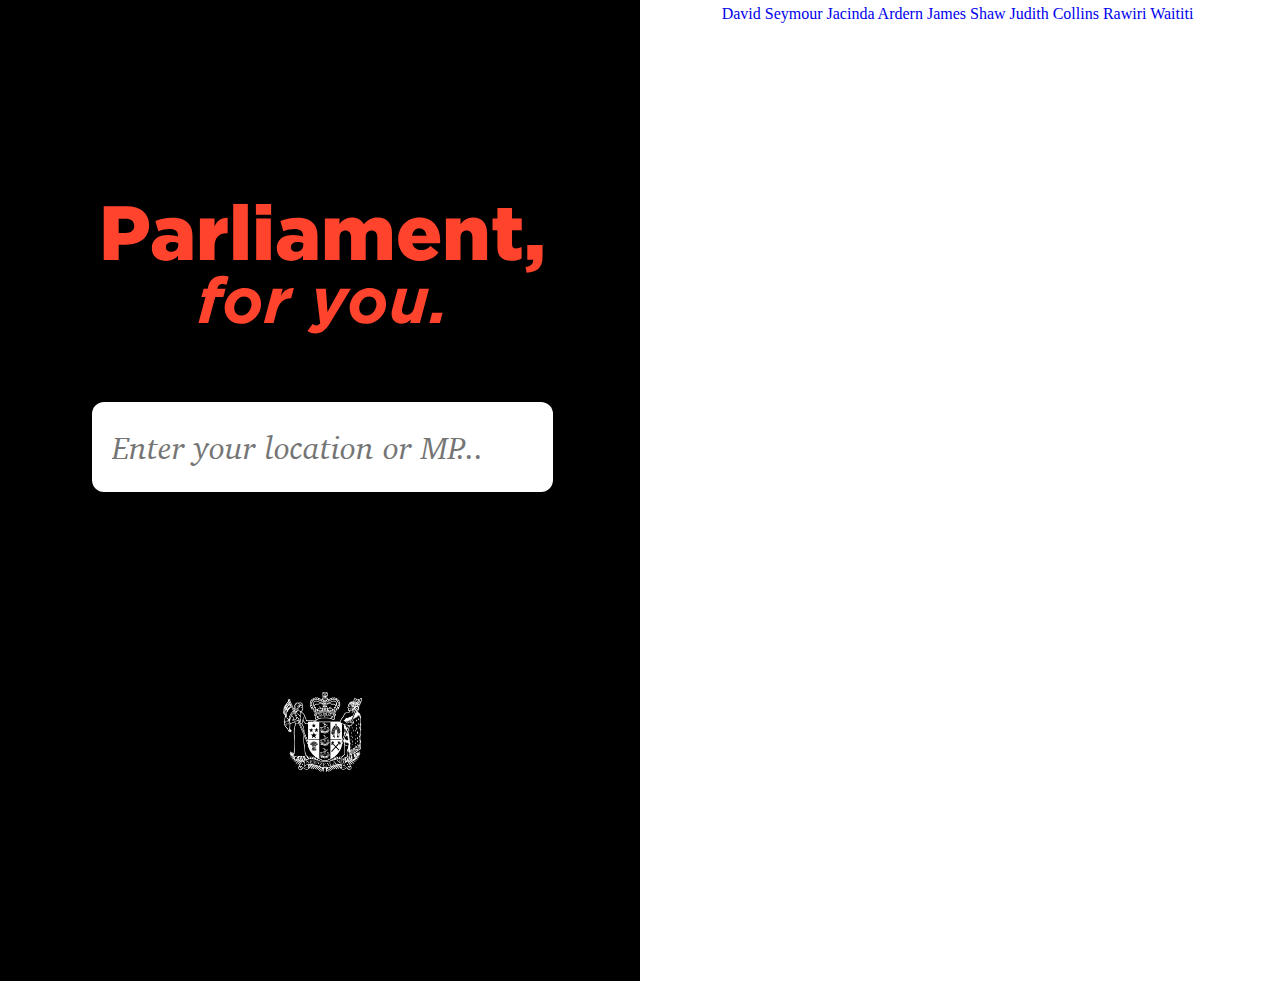
<file: index.html>
<!DOCTYPE html>
<html lang="en">
<head>
  <meta charset="UTF-8">
  <meta name="viewport" content="width=device-width, initial-scale=1.0">
  <meta http-equiv="X-UA-Compatible" content="ie=edge">
  <link rel="stylesheet" href="style.css">
  <link rel="icon" href="assets/logos/120-ICON.png" type="image/png">
  <title>One Twenty</title>
</head>
<body>
  <div class="container">
    <div class="column">
      <h3 class="header">Parliament,</h3>
      <h4 class="subheader">for you.</h4>
      <input class="SearchBar" type="text" placeholder="Enter your location or MP...">
      <img class="COA" src="assets/icons/coat-of-arms-white-small.png" type="image/png">
    </div>
    <div class="column">
      <a href="david-seymour-act.html">David Seymour</a>
      <a href="jacinda-ardern-lab.html">Jacinda Ardern</a>
      <a href="james-shaw-grn.html">James Shaw</a>
      <a href="judith-collins-nat.html">Judith Collins</a>
      <a href="rawiri-waititi-mao.html">Rawiri Waititi</a>
    </div>
  </div>
</body>
</html>
</file>
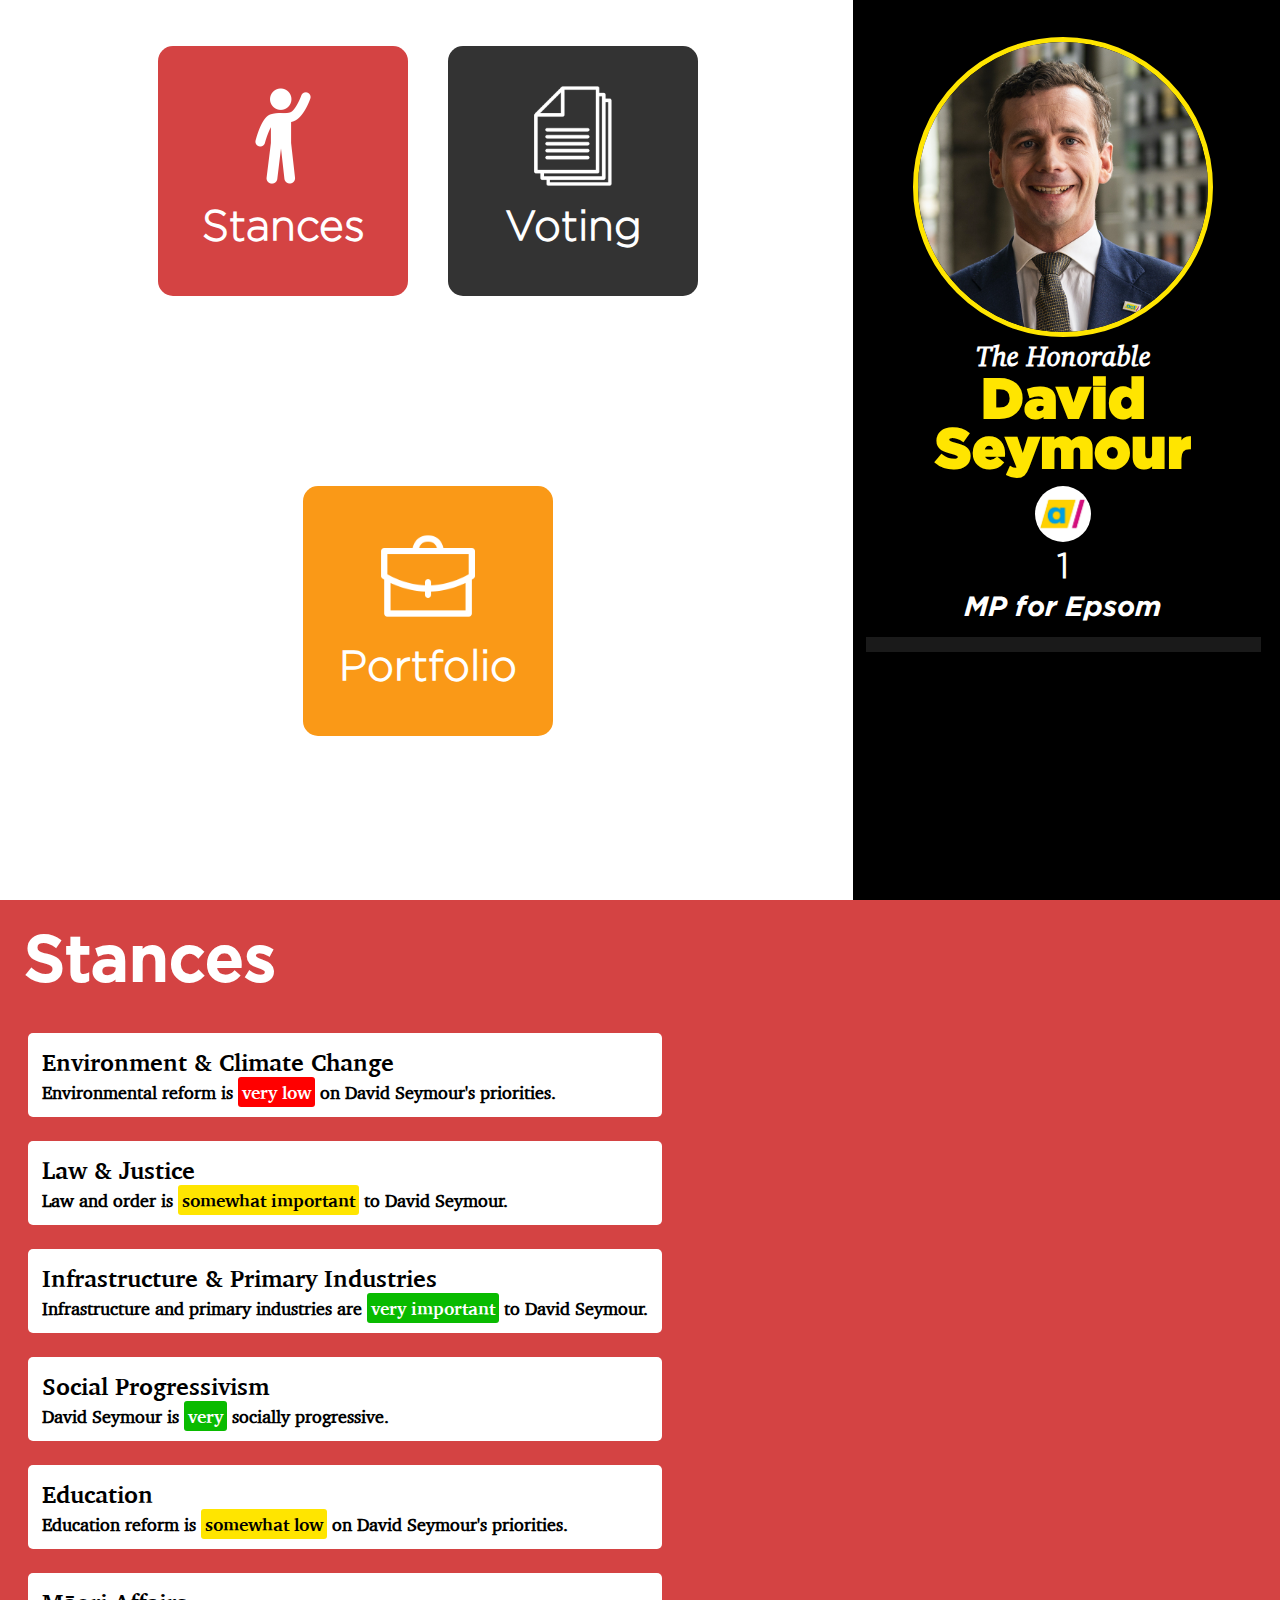
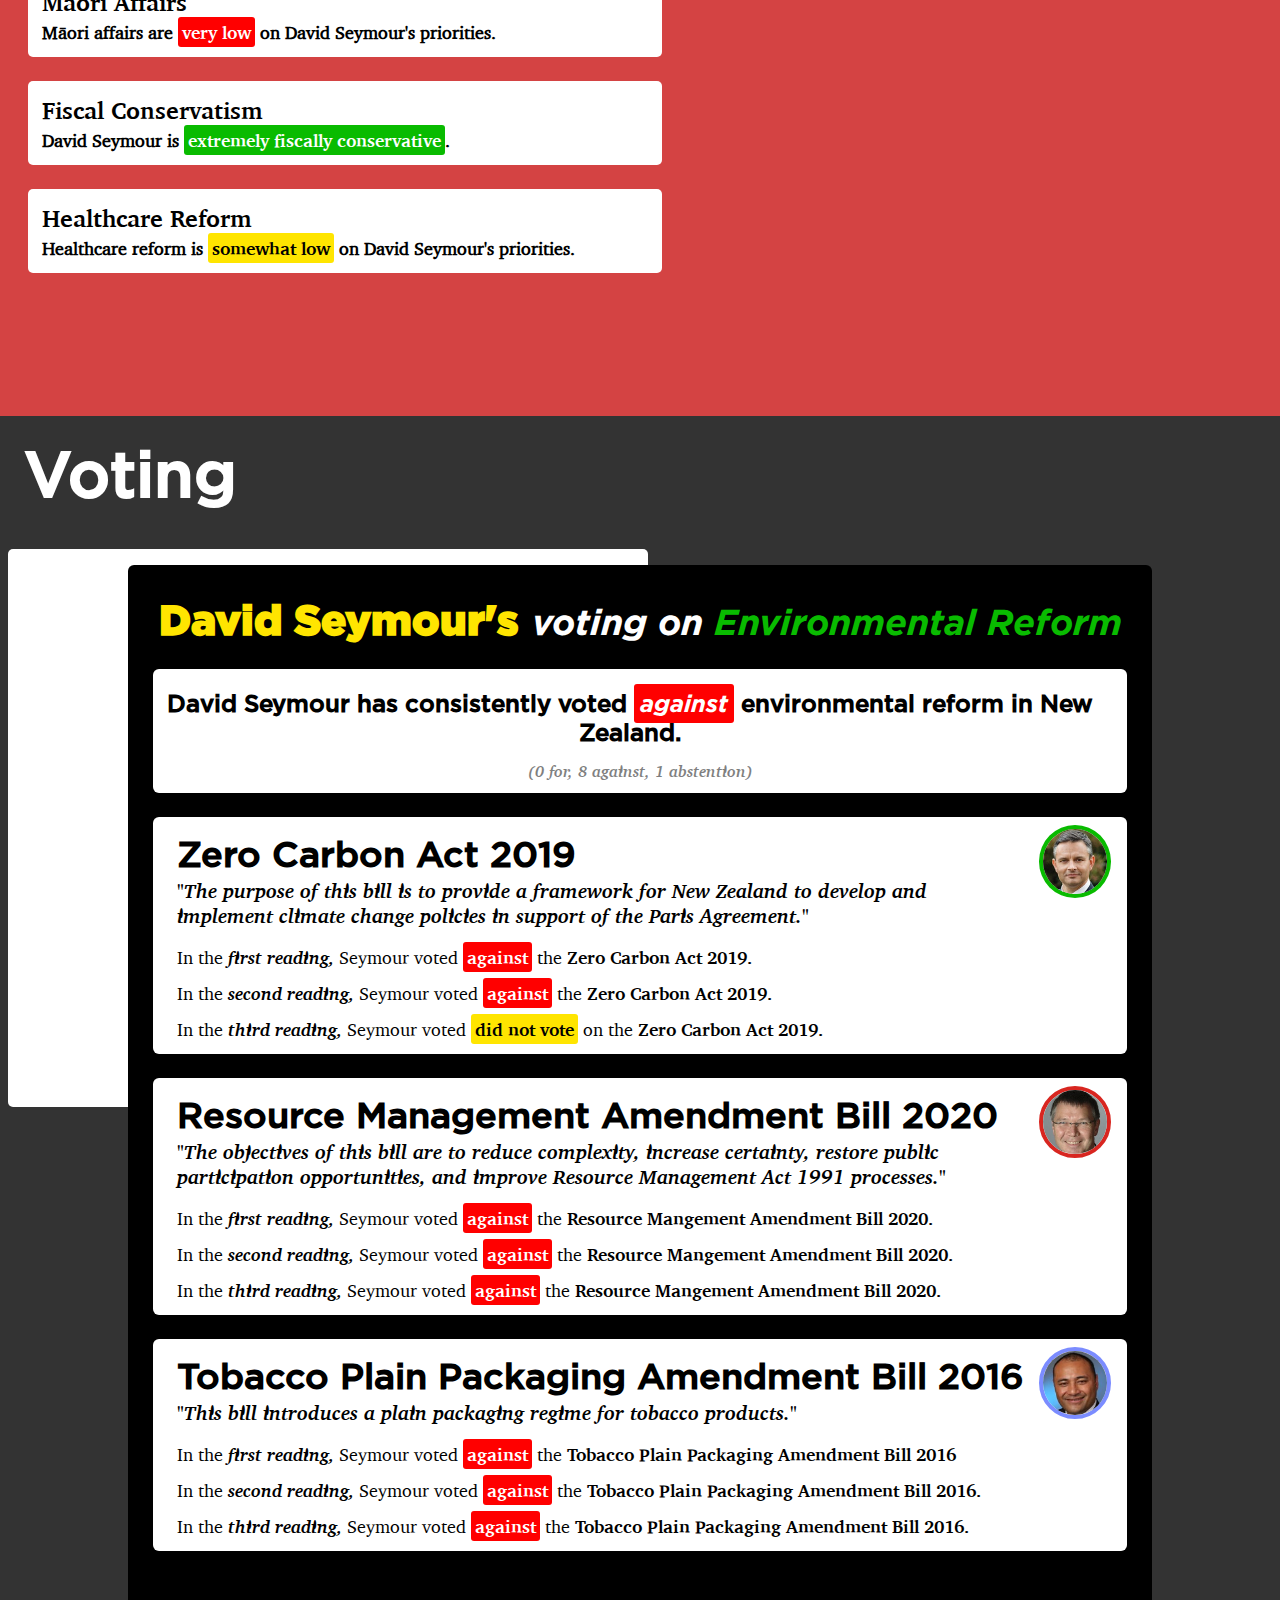
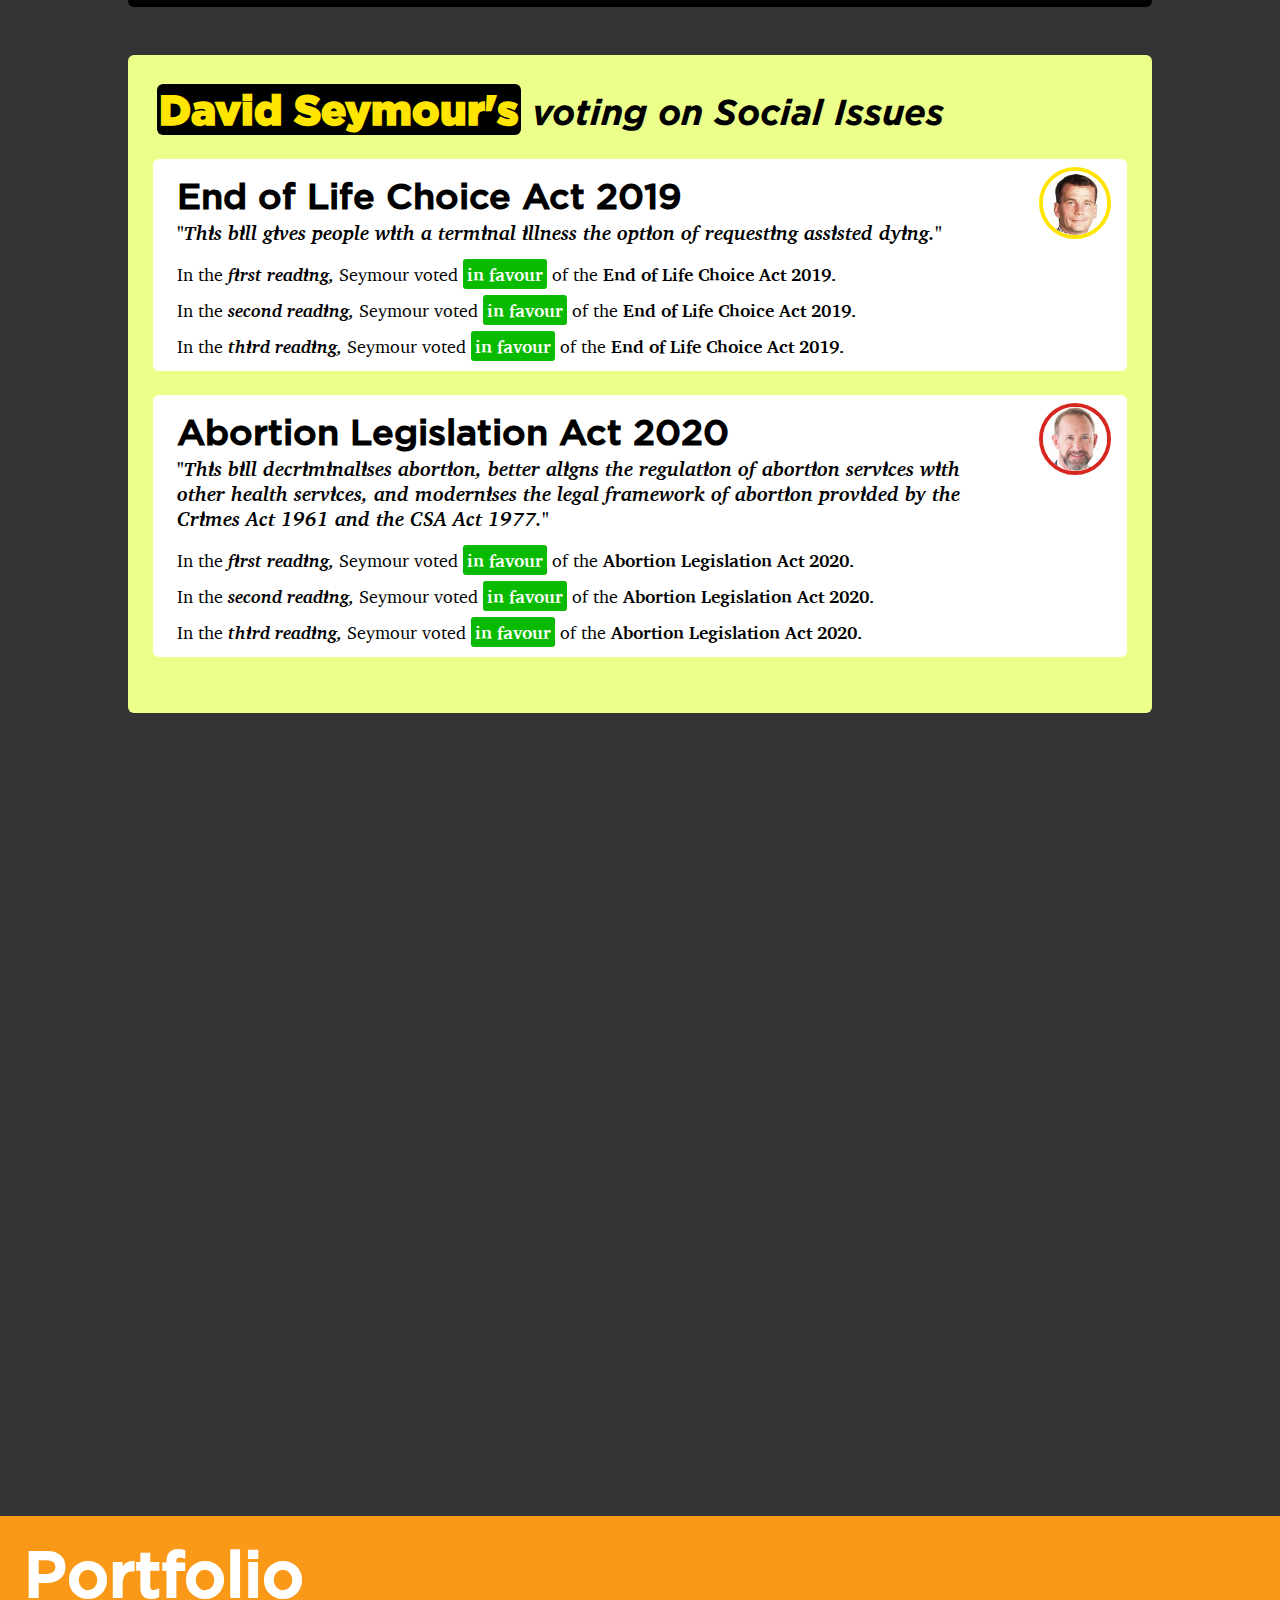
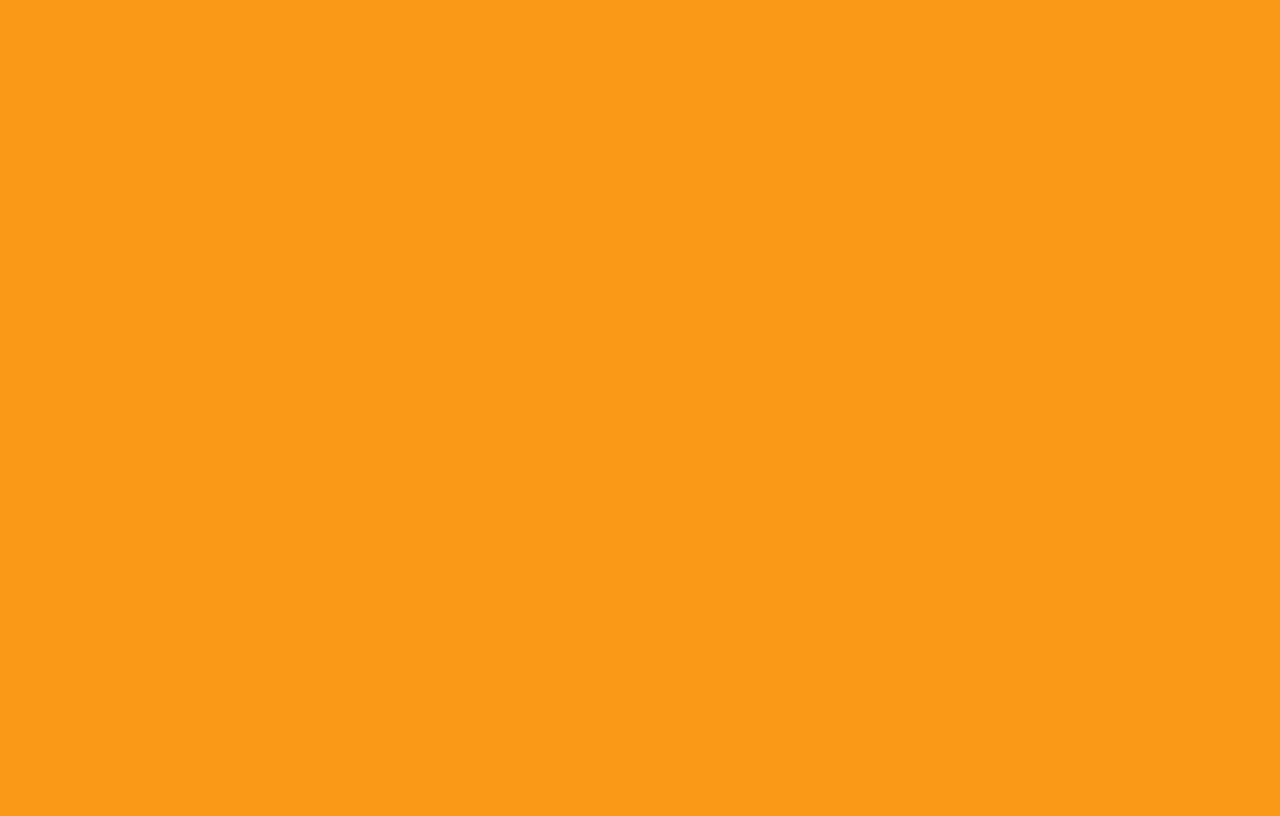
<file: david-seymour-act.html>
<!DOCTYPE html>
<html lang="en">
<head>
  <script src="https://cdn.anychart.com/releases/8.7.1/js/anychart-core.min.js"></script>
  <script src="https://cdn.anychart.com/releases/8.7.1/js/anychart-radar.min.js"></script>
  <meta charset="UTF-8">
  <meta name="viewport" content="width=device-width, initial-scale=1.0">
  <meta http-equiv="X-UA-Compatible" content="ie=edge">
  <link rel="stylesheet" href="mp.css">
  <link rel="icon" href="assets/logos/120-ICON.png" type="image/png">
  <title>MP - David Seymour</title>
</head>
<body>
  <nav id="navbar">
    <ul>
      <li>
        <a href="index.html">
          <img class="logo" src="assets/logos/120-LOGO.png" alt="">
        </a>
      </li>
      <li>
        <a href="#top">
          <img src="assets/mps-small/89-seymour-act.jpg" alt="" class="nav-mp-icon act-border">
        </a>
      </li>
      <li><a href="#stances">Stances</a></li>
      <li><a href="#voting">Voting</a></li>
      <li><a href="#portfolio">Portfolio</a></li>
    </ul>
  </nav>
  <div class="container" id="top">
    <div class="column" id="white">
      <div class="trio">
        <div class="trio-column" id="stances-box">
          <a href="#stances">
            <img class="box-icon" src="assets/icons/stances.png" alt="">
            <h4 class="box-header">Stances</h4>
          </a>
        </div>
        <div class="trio-column" id="voting-box">
          <a href="#voting">
            <img class="box-icon" src="assets/icons/voting.png" alt="">
            <h4 class="box-header">Voting</h4>
          </a>
        </div>
        <div class="trio-column" id="portfolio-box">
          <a href="#portfolio">
            <img class="box-icon" src="assets/icons/portfolio.png" alt="">
            <h4 class="box-header">Portfolio</h4>
          </a>
        </div>
      </div>
    </div>
    <div class="column" id="black">
      <img src="assets/mps-big/seymour-act.png" class="mp-icon act-icon">
      <h2 class="subheader">The Honorable</h2>
      <h1 class="header act-header">David Seymour</h1>
      <img src="assets/party-logos/act.jpeg" alt="" class="party-icon">
      <h3 class="listnum">1</h3>
      <h3 class="electorate">MP for Epsom</h3>
      <div class="portfolios">

      </div>
    </div>
  </div>

  <div class="stances" id="stances">
    <h1 class="section-header">Stances</h1>
    <div class="stances-container">
      <div class="column">
        <div class="stances-explained">
          <div class="stance">
            <h3 class="stances-header">Environment & Climate Change</h3>
            <h4 class="stances-subheader">
              Environmental reform is <span class="against">very low</span> on David Seymour's priorities.
            </h4>
          </div>

          <div class="stance">
          <h3 class="stances-header">Law & Justice</h3>
          <h4 class="stances-subheader">
            Law and order is <span class="abstain">somewhat important</span> to David Seymour.
          </h4>
          </div>

          <div class="stance">
          <h3 class="stances-header">Infrastructure & Primary Industries</h3>
          <h4 class="stances-subheader">
            Infrastructure and primary industries are <span class="favour">very important</span> to David Seymour.
          </h4>
          </div>

          <div class="stance">
          <h3 class="stances-header">Social Progressivism</h3>
          <h4 class="stances-subheader">
            David Seymour is <span class="favour">very</span> socially progressive.
          </h4>
          </div>

          <div class="stance">
          <h3 class="stances-header">Education</h3>
          <h4 class="stances-subheader">
            Education reform is <span class="abstain">somewhat low</span> on David Seymour's priorities.
          </h4>
          </div>

          <div class="stance">
          <h3 class="stances-header">Māori Affairs</h3>
          <h4 class="stances-subheader">
            Māori affairs are <span class="against">very low</span> on David Seymour's priorities.
          </h4>
          </div>

          <div class="stance">
          <h3 class="stances-header">Fiscal Conservatism</h3>
          <h4 class="stances-subheader">
            David Seymour is <span class="favour">extremely fiscally conservative</span>.
          </h4>
          </div>

          <div class="stance">
          <h3 class="stances-header">Healthcare Reform</h3>
          <h4 class="stances-subheader">
            Healthcare reform is <span class="abstain">somewhat low</span> on David Seymour's priorities.
          </h4>
          </div>
        </div>
      </div>
      <div id="radar"></div>
    </div>
  </div>

  <div class="voting" id="voting">
    <h1 class="section-header">Voting</h1>
    <!-- <h2 class="section-subheader">How does <span class="act-mp-section-subheader">David Seymour</span> vote in Parliament?</h2> -->
    <div class="bill-section">
      <h1 class="section-header voting-section-header"><span class="act-mp-voting-title">David Seymour's</span> voting on <span class="green bill-section-title">Environmental Reform</span></h1>

      <div class="voting-summary">
        <h2 class="voting-summary-header">David Seymour has consistently voted <span class="against-header">against</span> environmental reform in New Zealand.</h2>
        <p class="voting-summary-count">(0 for, 8 against, 1 abstention)</p>
      </div>
      <!-- <img src="assets/icons/environment.png" alt="" class="bill-section-icon"> -->
      <div class="bill">
        <h2 class="bill-header">Zero Carbon Act 2019</h2>
        <img src="assets/mps-small/74-shaw-grn.jpg" alt="" class="bill-mp-icon grn-border">
        <p class="bill-purpose">
          "The purpose of this bill is to provide a framework for New Zealand to develop and implement climate change policies in support of the Paris Agreement."
        </p>

        <p class="votes">
          In the <span class="bold-italic">first reading,</span> Seymour voted <span class="against">against</span> the <span class="bold">Zero Carbon Act 2019.</span>
        </p>
        <p class="votes">
          In the <span class="bold-italic">second reading,</span> Seymour voted <span class="against">against</span> the <span class="bold">Zero Carbon Act 2019.</span>
        </p>
        <p class="votes">
          In the <span class="bold-italic">third reading,</span> Seymour voted <span class="abstain">did not vote</span> on the <span class="bold">Zero Carbon Act 2019.</span>
        </p>
      </div>

      <div class="bill">
        <h2 class="bill-header">Resource Management Amendment Bill 2020</h2>
        <img src="assets/mps-small/6-parker-lbr.jpg" alt="" class="bill-mp-icon lbr-border">
        <p class="bill-purpose">
          "The objectives of this bill are to reduce complexity, increase certainty, restore public participation opportunities, and improve Resource Management Act 1991 processes."
        </p>

        <p class="votes">
          In the <span class="bold-italic">first reading,</span> Seymour voted <span class="against">against</span> the <span class="bold">Resource Mangement Amendment Bill 2020.</span>
        </p>
        <p class="votes">
          In the <span class="bold-italic">second reading,</span> Seymour voted <span class="against">against</span> the <span class="bold">Resource Mangement Amendment Bill 2020.</span>
        </p>
        <p class="votes">
          In the <span class="bold-italic">third reading,</span> Seymour voted <span class="against">against</span> the <span class="bold">Resource Mangement Amendment Bill 2020.</span>
        </p>
      </div>

      <div class="bill">
        <h2 class="bill-header">Tobacco Plain Packaging Amendment Bill 2016</h2>
        <img src="assets/mps-small/lotu-iiga-peseta-sam.jpeg" alt="" class="bill-mp-icon nat-border">
        <p class="bill-purpose">
          "This bill introduces a plain packaging regime for tobacco products."
        </p>

        <p class="votes">
          In the <span class="bold-italic">first reading,</span> Seymour voted <span class="against">against</span> the <span class="bold">Tobacco Plain Packaging Amendment Bill 2016</span>
        </p>
        <p class="votes">
          In the <span class="bold-italic">second reading,</span> Seymour voted <span class="against">against</span> the <span class="bold">Tobacco Plain Packaging Amendment Bill 2016.</span>
        </p>
        <p class="votes">
          In the <span class="bold-italic">third reading,</span> Seymour voted <span class="against">against</span> the <span class="bold">Tobacco Plain Packaging Amendment Bill 2016.</span>
        </p>
      </div>
    </div>
    <div class="social-issues-section">
      <h1 class="section-header voting-section-header"><span class="act-mp-voting-title">David Seymour's</span> voting on Social Issues</h1>
      <div class="bill">
        <h2 class="bill-header">End of Life Choice Act 2019</h2>
        <img src="assets/mps-small/89-seymour-act.jpg" alt="" class="bill-mp-icon act-border">
        <p class="bill-purpose">
          "This bill gives people with a terminal illness the option of requesting assisted dying."
        </p>

        <p class="votes">
          In the <span class="bold-italic">first reading,</span> Seymour voted <span class="favour">in favour</span> of the <span class="bold">End of Life Choice Act 2019.</span>
        </p>
        <p class="votes">
          In the <span class="bold-italic">second reading,</span> Seymour voted <span class="favour">in favour</span> of the <span class="bold">End of Life Choice Act 2019.</span>
        </p>
        <p class="votes">
          In the <span class="bold-italic">third reading,</span> Seymour voted <span class="favour">in favour</span> of the <span class="bold">End of Life Choice Act 2019.</span>
        </p>
      </div>

      <div class="bill">
        <h2 class="bill-header">Abortion Legislation Act 2020</h2>
        <img src="assets/mps-small/27-little-lbr.jpg" alt="" class="bill-mp-icon lbr-border">
        <p class="bill-purpose">
          "This bill decriminalises abortion, better aligns the regulation of abortion services with other health services, and modernises the legal framework of abortion provided by the Crimes Act 1961 and the CSA Act 1977."
        </p>

        <p class="votes">
          In the <span class="bold-italic">first reading,</span> Seymour voted <span class="favour">in favour</span> of the <span class="bold">Abortion Legislation Act 2020.</span>
        </p>
        <p class="votes">
          In the <span class="bold-italic">second reading,</span> Seymour voted <span class="favour">in favour</span> of the <span class="bold">Abortion Legislation Act 2020.</span>
        </p>
        <p class="votes">
          In the <span class="bold-italic">third reading,</span> Seymour voted <span class="favour">in favour</span> of the <span class="bold">Abortion Legislation Act 2020.</span>
        </p>
      </div>
    </div>
  </div>

  <div class="portfolio" id="portfolio">
    <h1 class="section-header">Portfolio</h1>
  </div>
</body>

<script src="mp.js"></script>
<script src="david-seymour-act.js"></script>

</html>
</file>
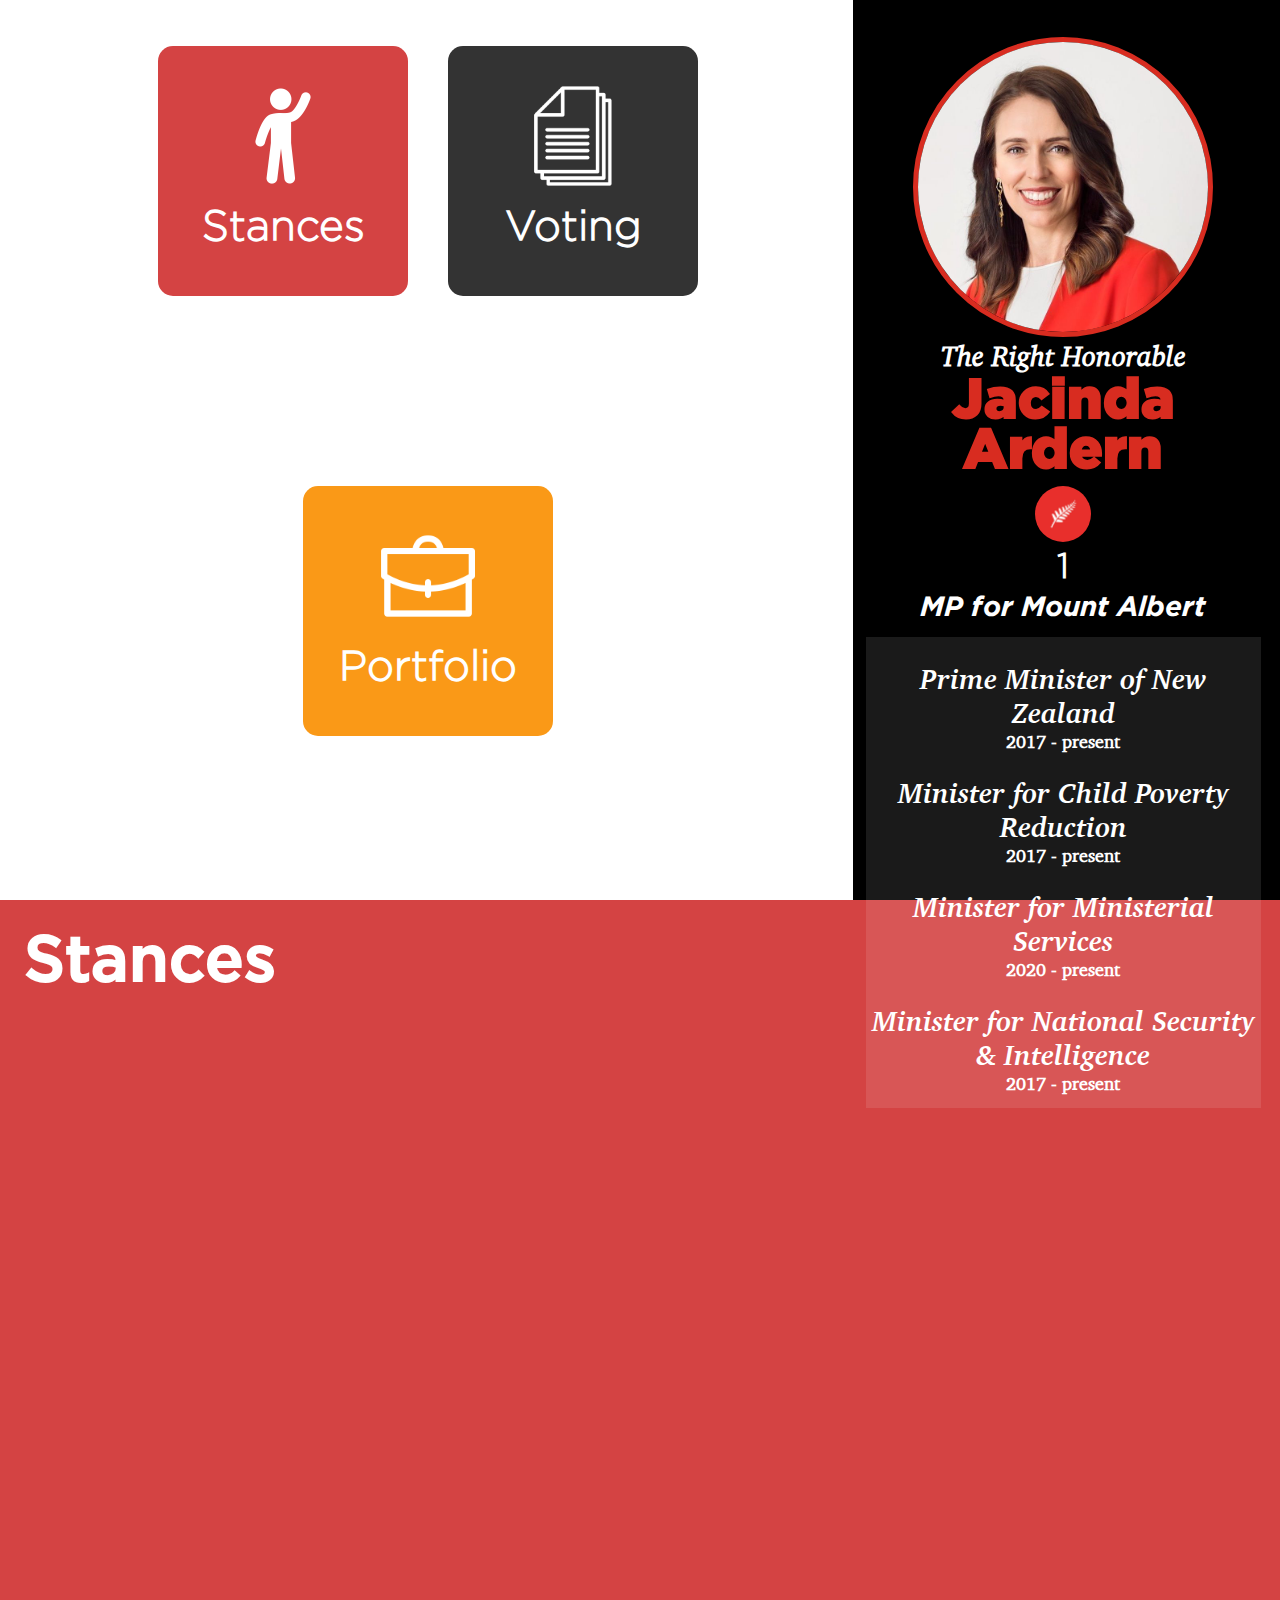
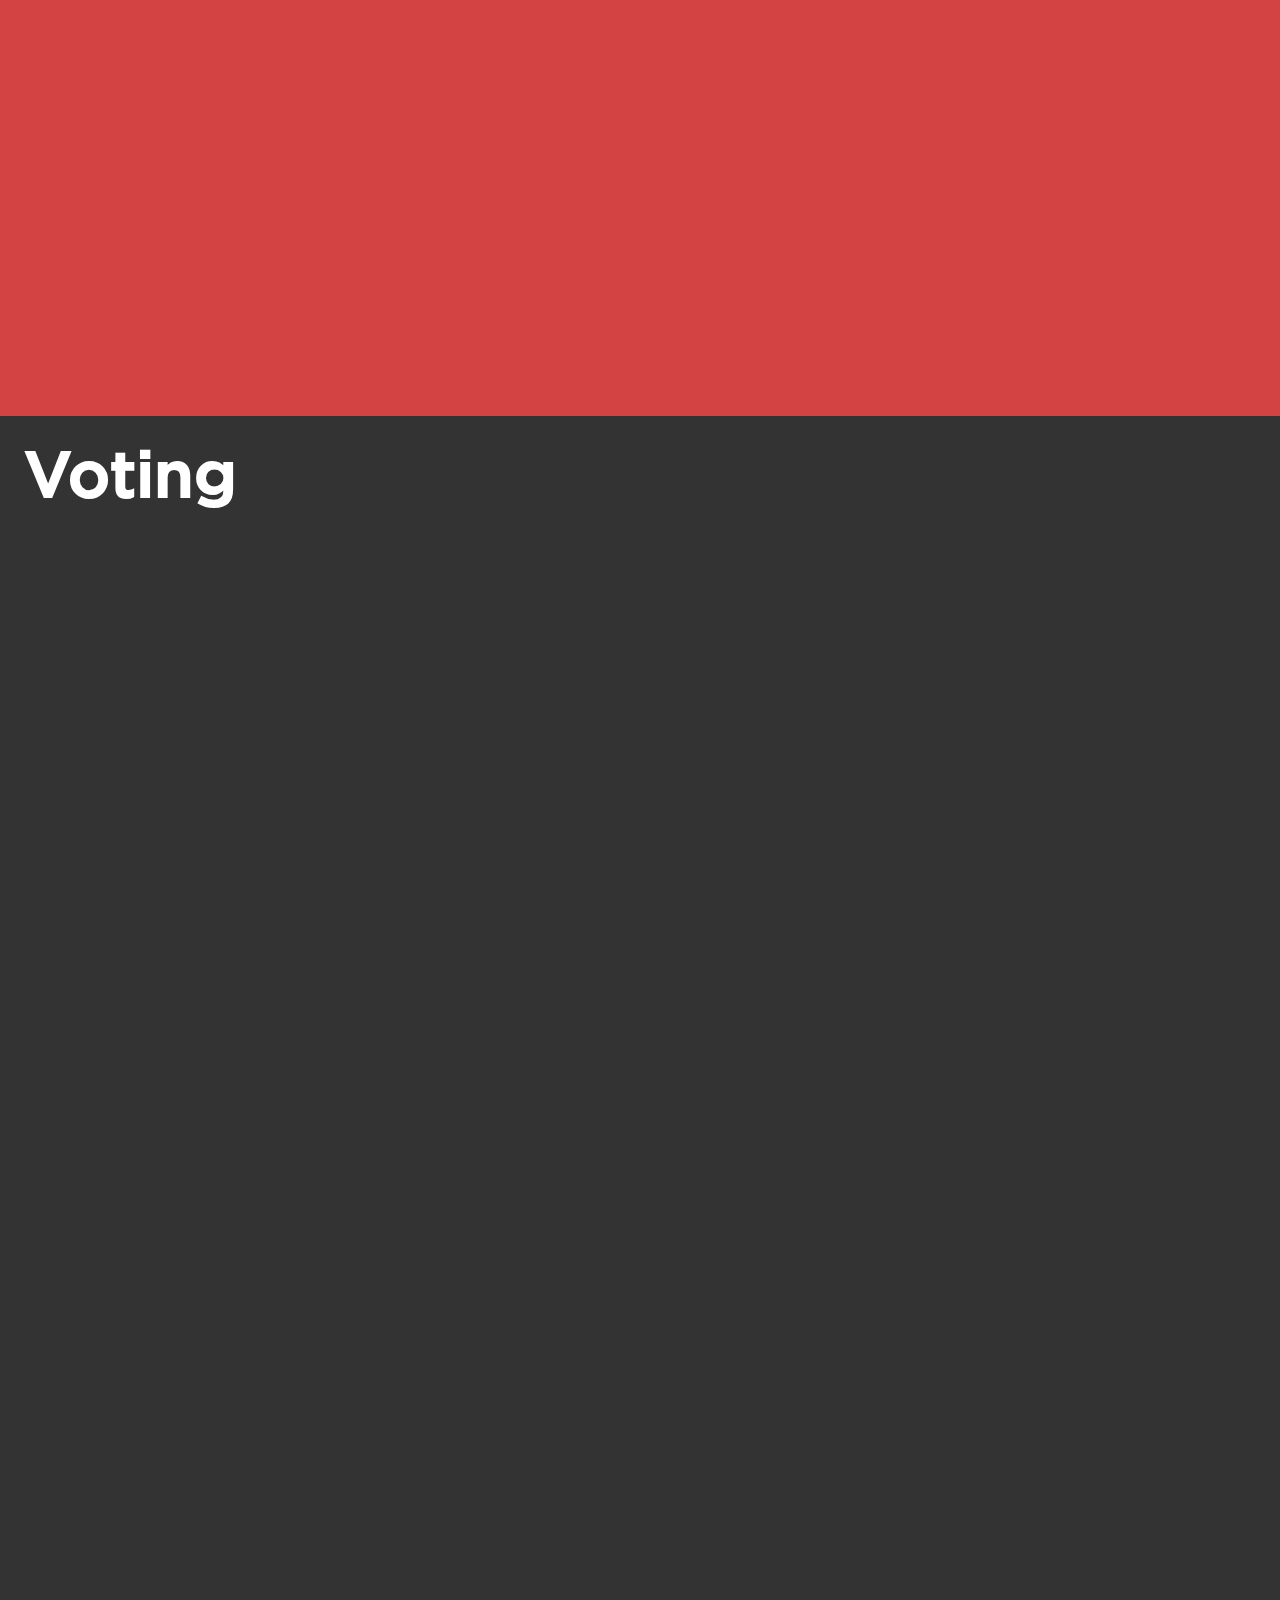
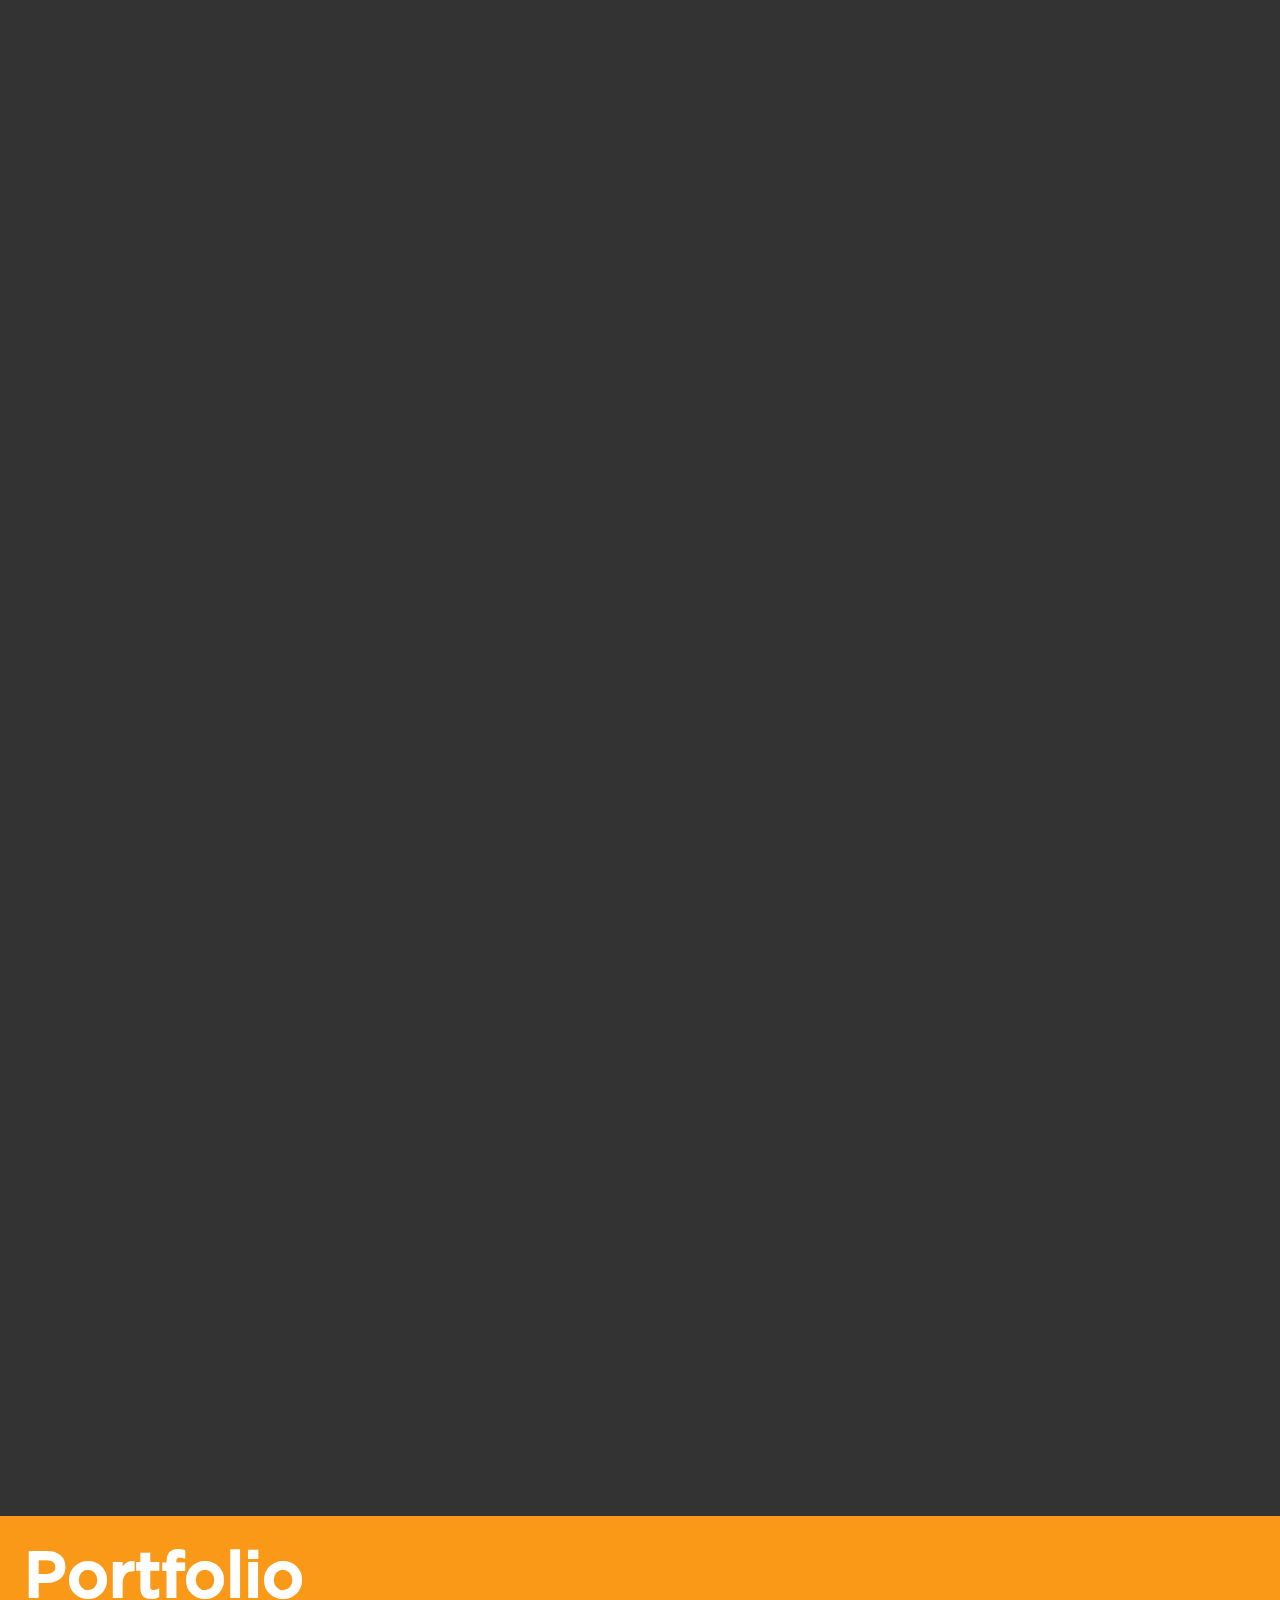
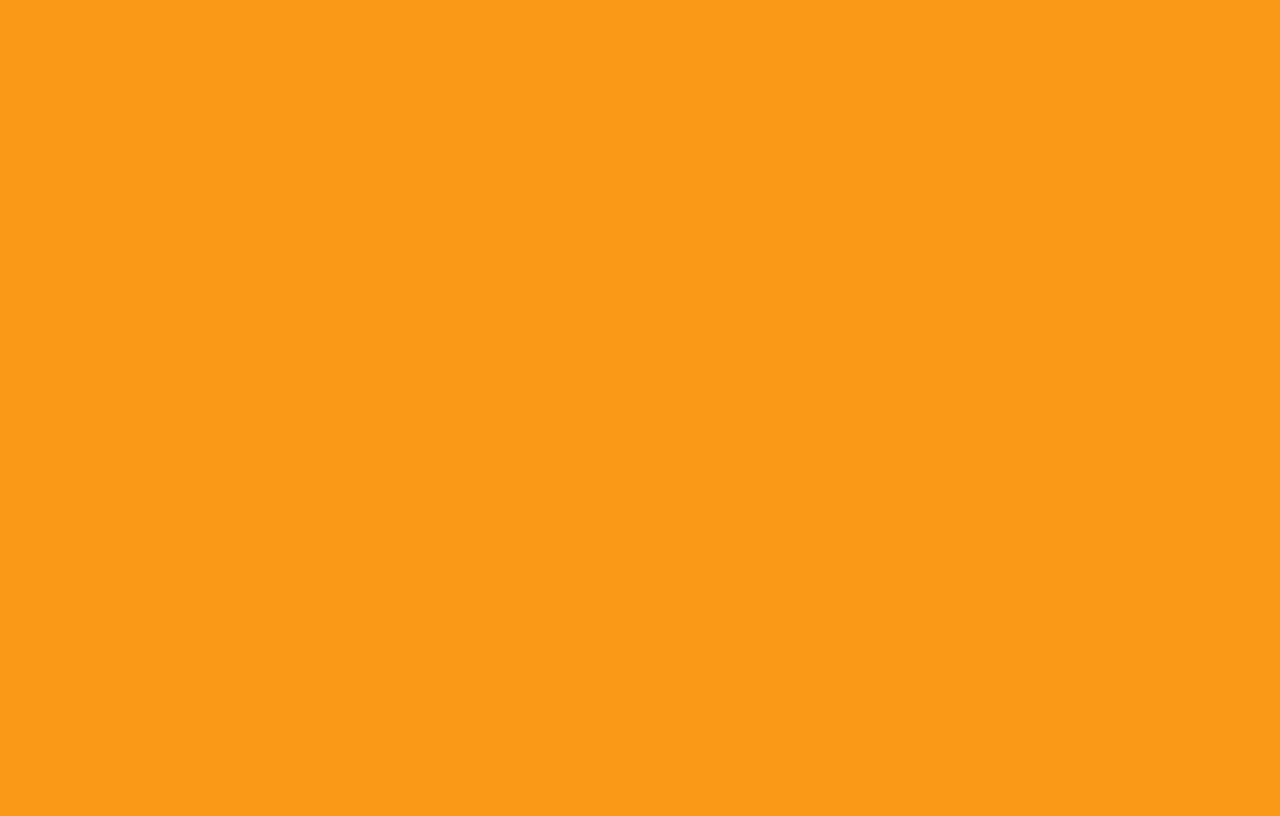
<file: jacinda-ardern-lab.html>
<!DOCTYPE html>
<html lang="en">
<head>
  <meta charset="UTF-8">
  <meta name="viewport" content="width=device-width, initial-scale=1.0">
  <meta http-equiv="X-UA-Compatible" content="ie=edge">
  <link rel="stylesheet" href="mp.css">
  <link rel="icon" href="assets/logos/120-ICON.png" type="image/png">
  <title>MP - Jacinda Ardern</title>
</head>
<body>
  <nav id="navbar">
    <ul>
      <li>
        <a href="index.html">
          <img class="logo" src="assets/logos/120-LOGO.png" alt="">
        </a>
      </li>
      <li>
        <a href="#top">
          <img src="assets/mps-small/12-ardern-lbr.jpg" alt="" class="nav-mp-icon lbr-border">
        </a>
      </li>
      <li><a href="#stances">Stances</a></li>
      <li><a href="#voting">Voting</a></li>
      <li><a href="#portfolio">Portfolio</a></li>
    </ul>
  </nav>
  <div class="container">
    <div class="column" id="white">
      <div class="trio">
        <div class="trio-column" id="stances-box">
          <img class="box-icon" src="assets/icons/stances.png" alt="">
          <h4 class="box-header">Stances</h4>
        </div>
        <div class="trio-column" id="voting-box">
          <img class="box-icon" src="assets/icons/voting.png" alt="">
          <h4 class="box-header">Voting</h4>
        </div>
        <div class="trio-column" id="portfolio-box">
          <img class="box-icon" src="assets/icons/portfolio.png" alt="">
          <h4 class="box-header">Portfolio</h4>
        </div>
      </div>
    </div>
    <div class="column" id="black">
      <img src="assets/mps-big/ardern-lab.jpeg" class="mp-icon labour-icon">
      <h2 class="subheader">The Right Honorable</h2>
      <h1 class="header labour-header">Jacinda Ardern</h1>
      <img src="assets/party-logos/labour.jpeg" alt="" class="party-icon">
      <h3 class="listnum">1</h3>
      <h3 class="electorate">MP for Mount Albert</h3>
      <div class="portfolios">
        <h4 class="portfolio-title">Prime Minister of New Zealand</h4>
        <h5 class="portfolio-date">2017 - present</h5>
        <h4 class="portfolio-title">Minister for Child Poverty Reduction</h4>
        <h5 class="portfolio-date">2017 - present</h5>
        <h4 class="portfolio-title">Minister for Ministerial Services</h4>
        <h5 class="portfolio-date">2020 - present</h5>
        <h4 class="portfolio-title">Minister for National Security & Intelligence</h4>
        <h5 class="portfolio-date">2017 - present</h5>
      </div>
    </div>
  </div>

  <div class="stances" id="stances">
    <h1 class="section-header">Stances</h1>
  </div>

  <div class="voting" id="voting">
    <h1 class="section-header">Voting</h1>
  </div>

  <div class="portfolio" id="portfolio">
    <h1 class="section-header">Portfolio</h1>
  </div>
</body>

<script src="mp.js"></script>

</html>
</file>
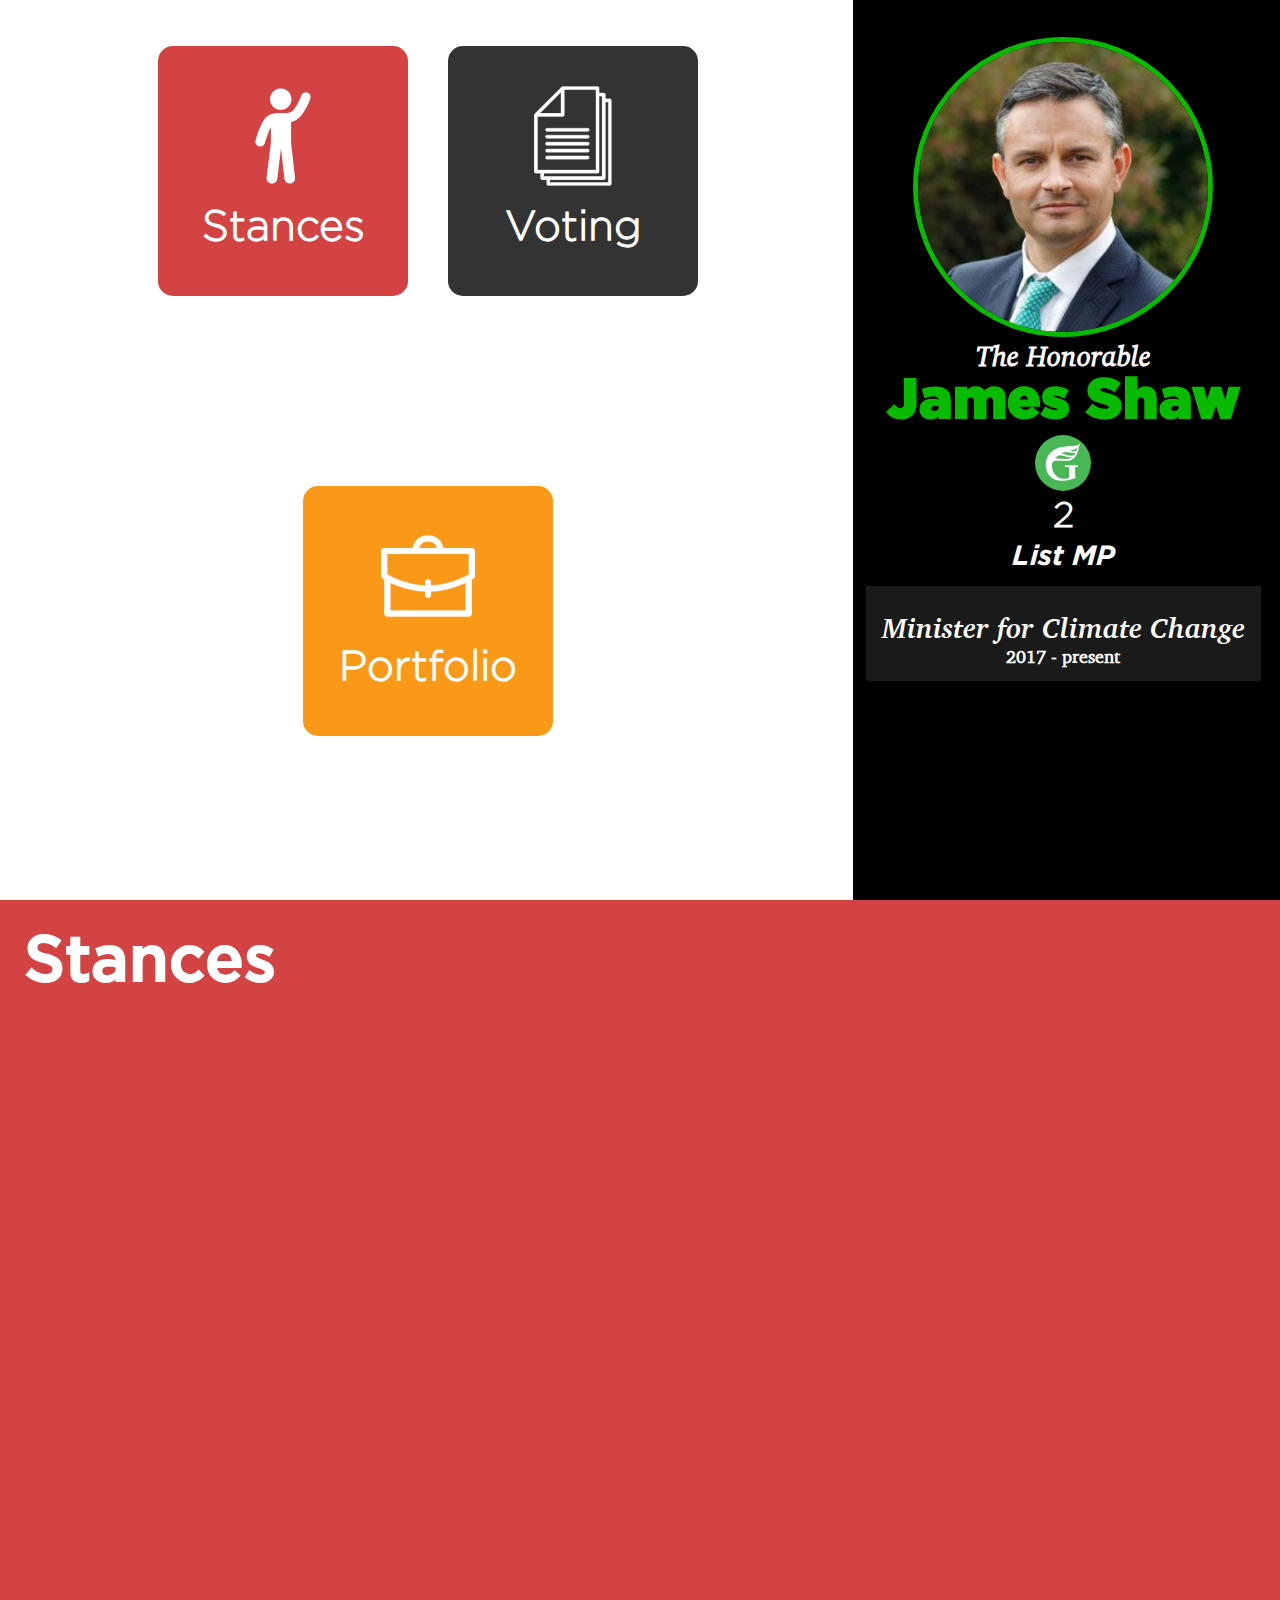
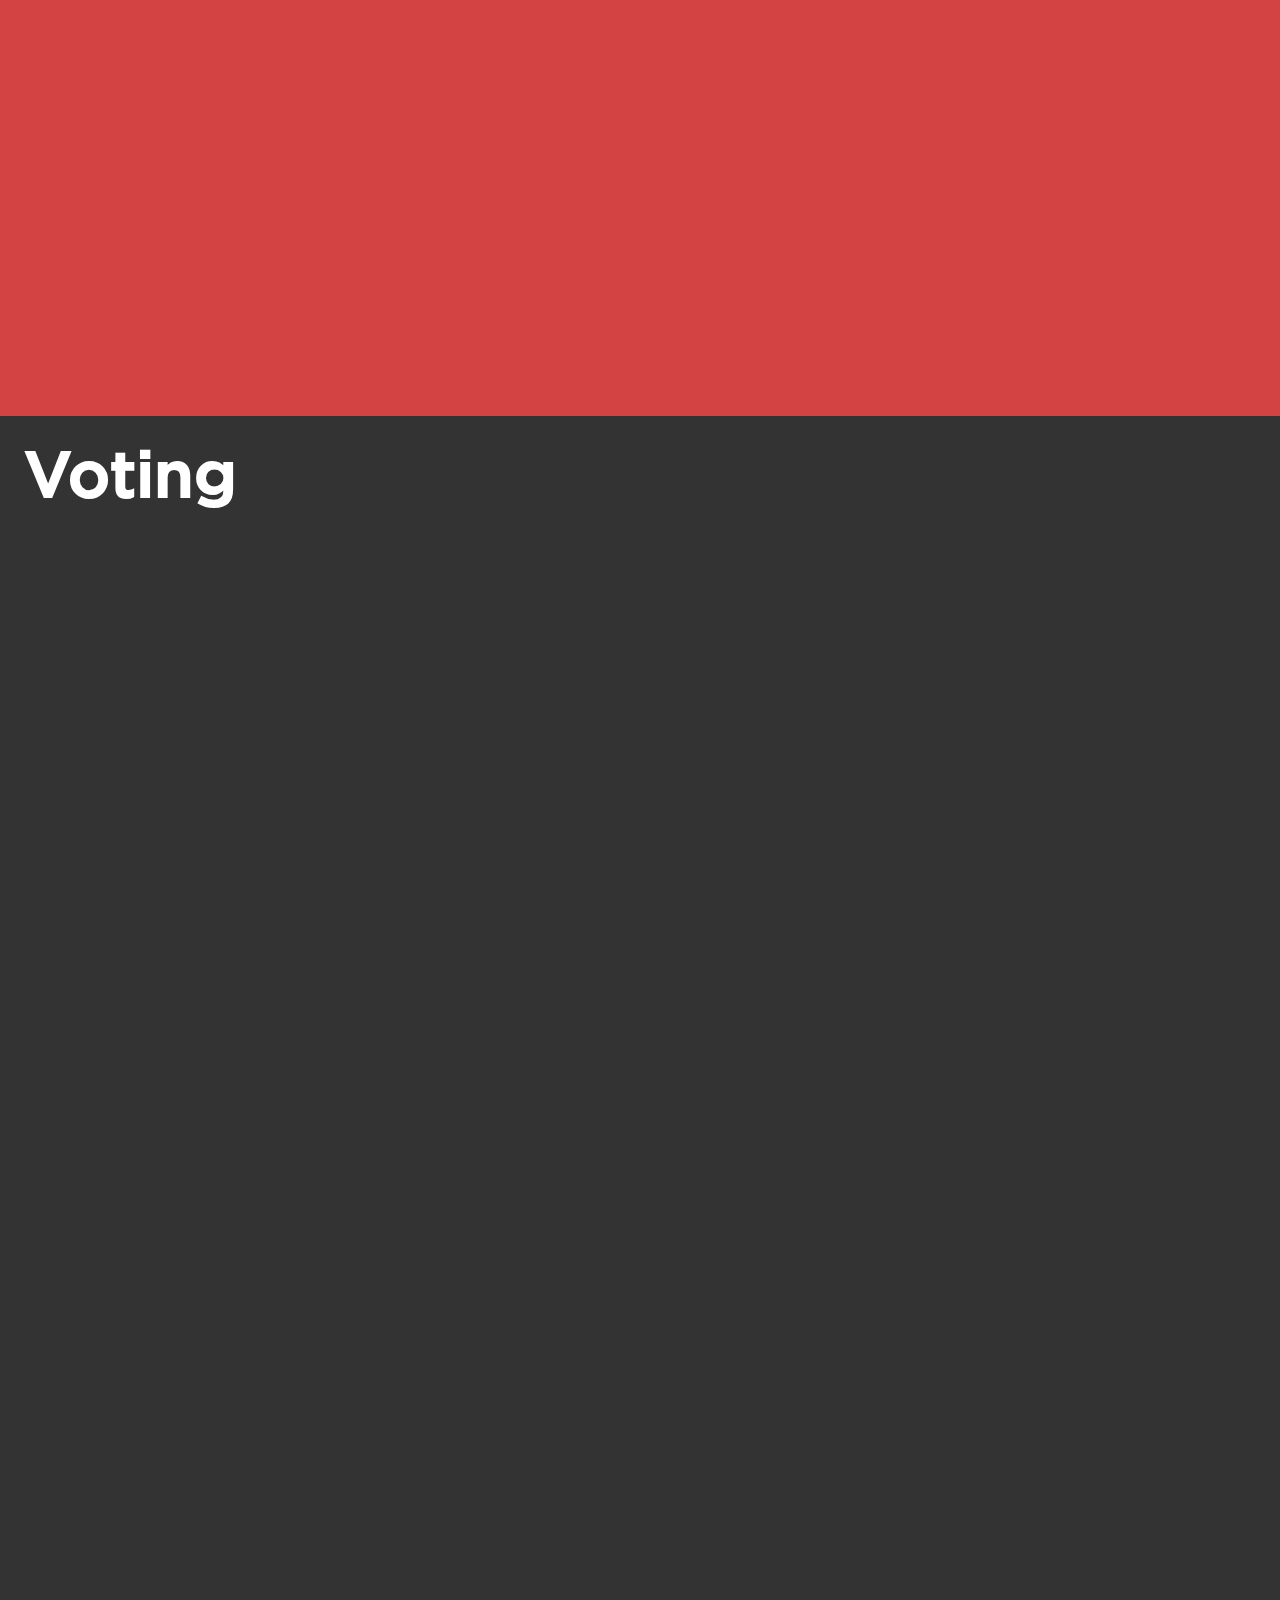
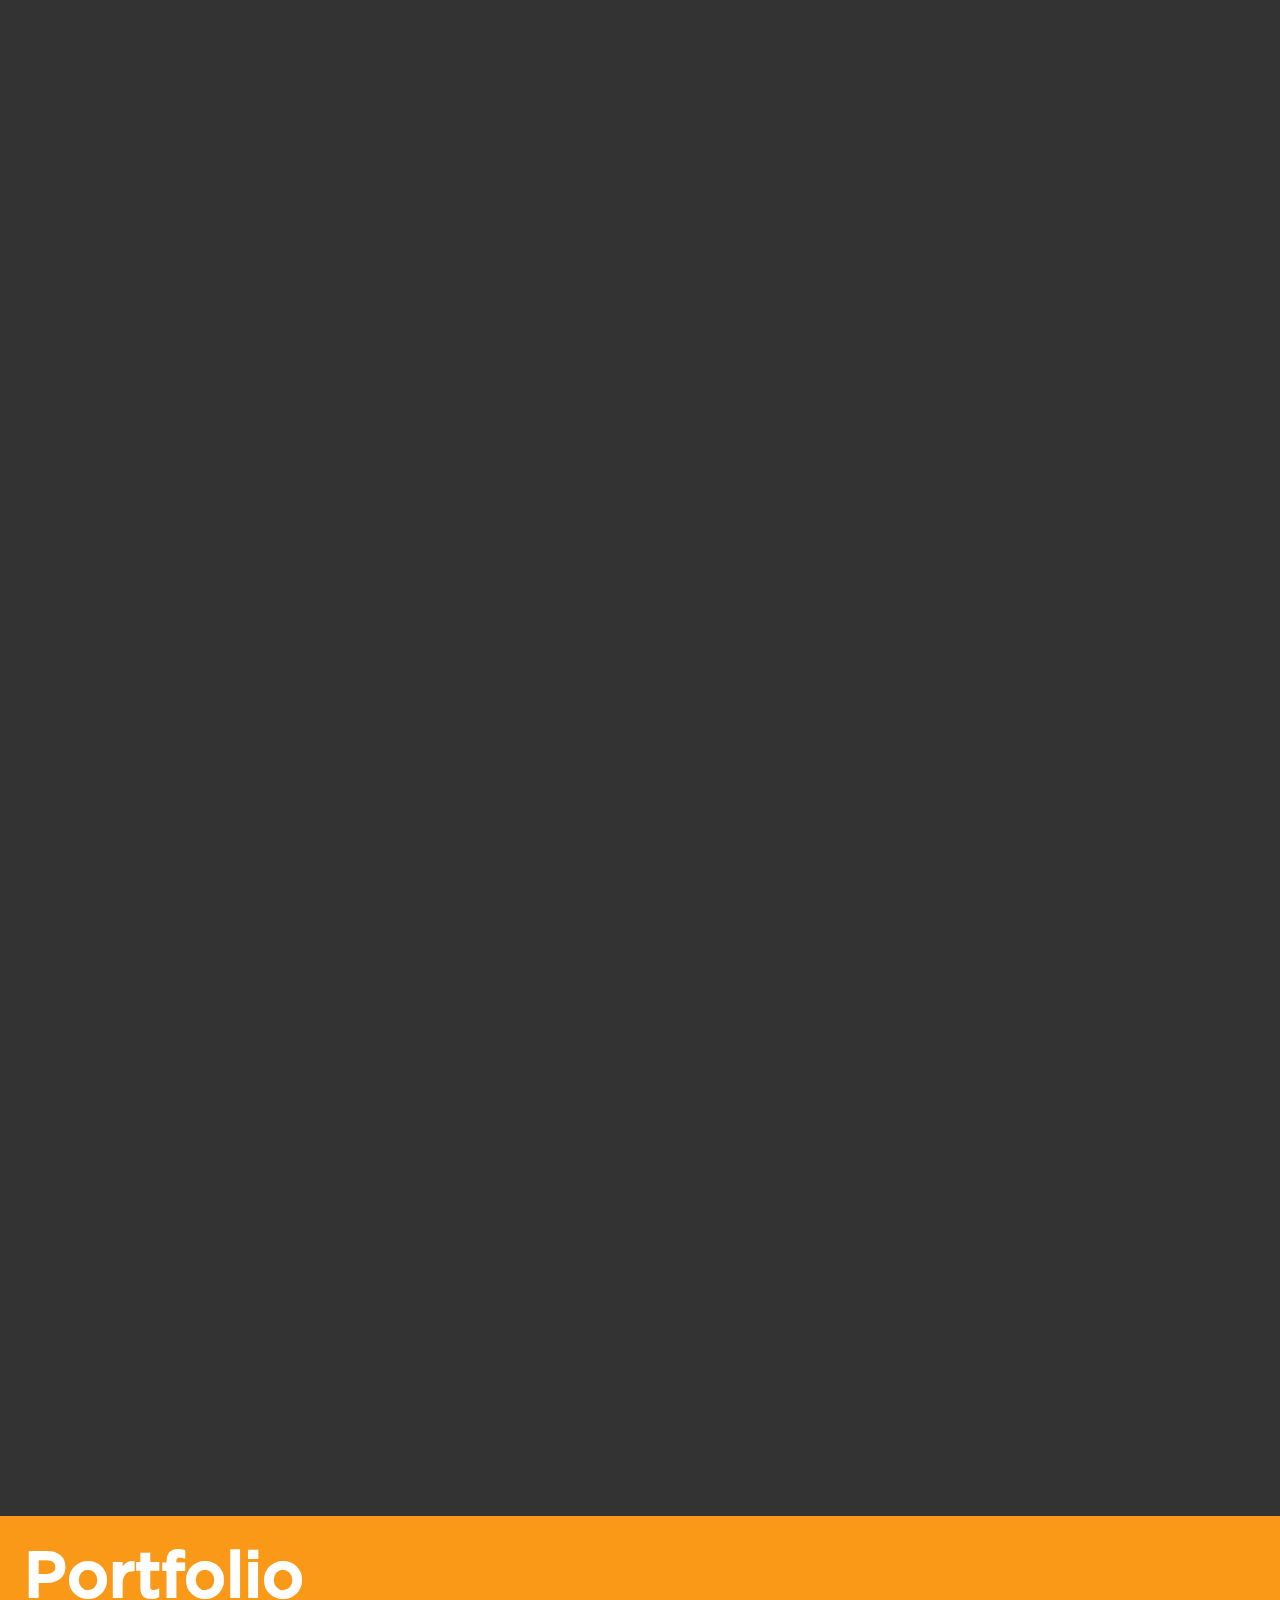
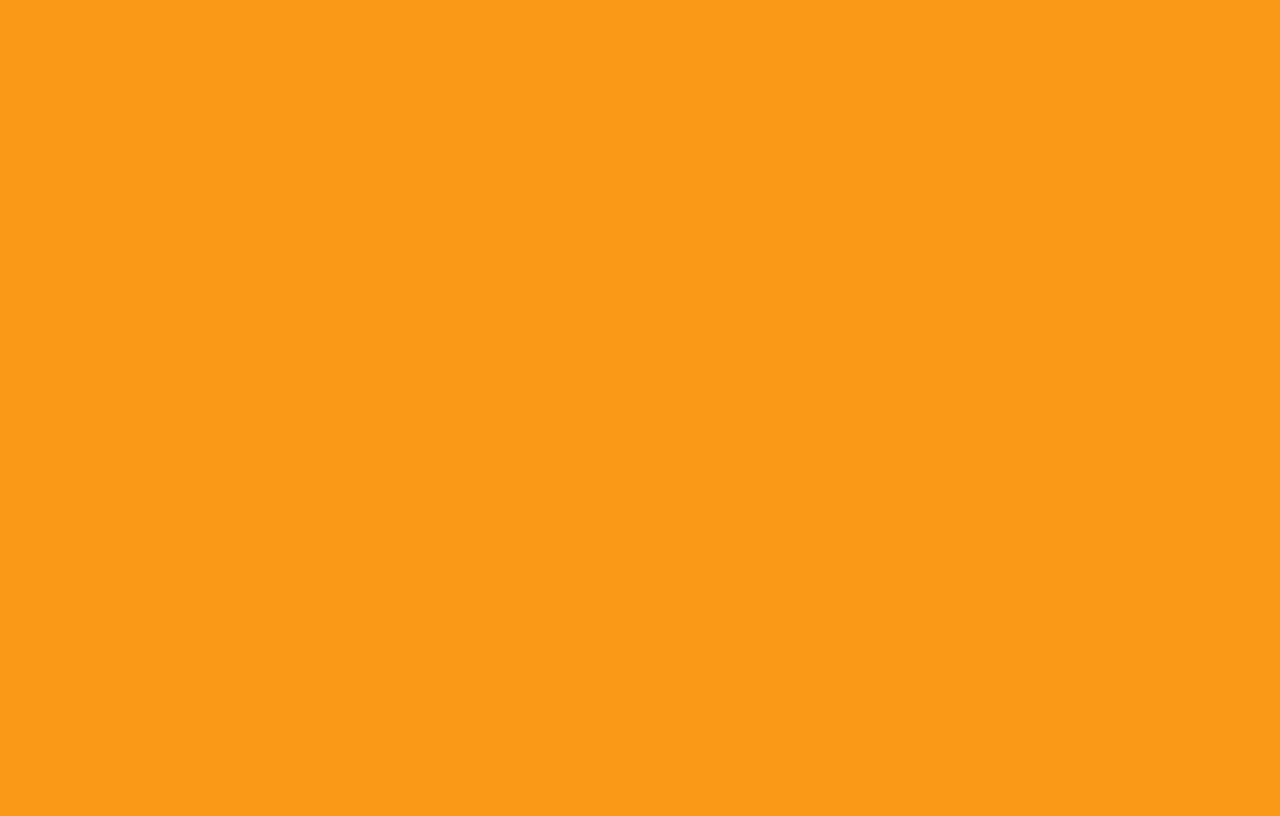
<file: james-shaw-grn.html>
<!DOCTYPE html>
<html lang="en">
<head>
  <meta charset="UTF-8">
  <meta name="viewport" content="width=device-width, initial-scale=1.0">
  <meta http-equiv="X-UA-Compatible" content="ie=edge">
  <link rel="stylesheet" href="mp.css">
  <link rel="icon" href="assets/logos/120-ICON.png" type="image/png">
  <title>MP - James Shaw</title>
</head>
<body>
  <nav id="navbar">
    <ul>
      <li>
        <a href="index.html">
          <img class="logo" src="assets/logos/120-LOGO.png" alt="">
        </a>
      </li>
      <li>
        <a href="#top">
          <img src="assets/mps-small/74-shaw-grn.jpg" alt="" class="nav-mp-icon grn-border">
        </a>
      </li>
      <li><a href="#stances">Stances</a></li>
      <li><a href="#voting">Voting</a></li>
      <li><a href="#portfolio">Portfolio</a></li>
    </ul>
  </nav>
  <div class="container">
    <div class="column" id="white">
      <div class="trio">
        <div class="trio-column" id="stances-box">
          <img class="box-icon" src="assets/icons/stances.png" alt="">
          <h4 class="box-header">Stances</h4>
        </div>
        <div class="trio-column" id="voting-box">
          <img class="box-icon" src="assets/icons/voting.png" alt="">
          <h4 class="box-header">Voting</h4>
        </div>
        <div class="trio-column" id="portfolio-box">
          <img class="box-icon" src="assets/icons/portfolio.png" alt="">
          <h4 class="box-header">Portfolio</h4>
        </div>
      </div>
    </div>
    <div class="column" id="black">
      <img src="assets/mps-big/shaw-grn.jpeg" class="mp-icon green-icon">
      <h2 class="subheader">The Honorable</h2>
      <h1 class="header green-header">James Shaw</h1>
      <img src="assets/party-logos/green.jpeg" alt="" class="party-icon">
      <h3 class="listnum">2</h3>
      <h3 class="electorate">List MP</h3>
      <div class="portfolios">
        <h4 class="portfolio-title">Minister for Climate Change</h4>
        <h5 class="portfolio-date">2017 - present</h5>
      </div>
    </div>
  </div>

  <div class="stances" id="stances">
    <h1 class="section-header">Stances</h1>
  </div>

  <div class="voting" id="voting">
    <h1 class="section-header">Voting</h1>
  </div>

  <div class="portfolio" id="portfolio">
    <h1 class="section-header">Portfolio</h1>
  </div>
</body>

<script src="mp.js"></script>

</html>
</file>
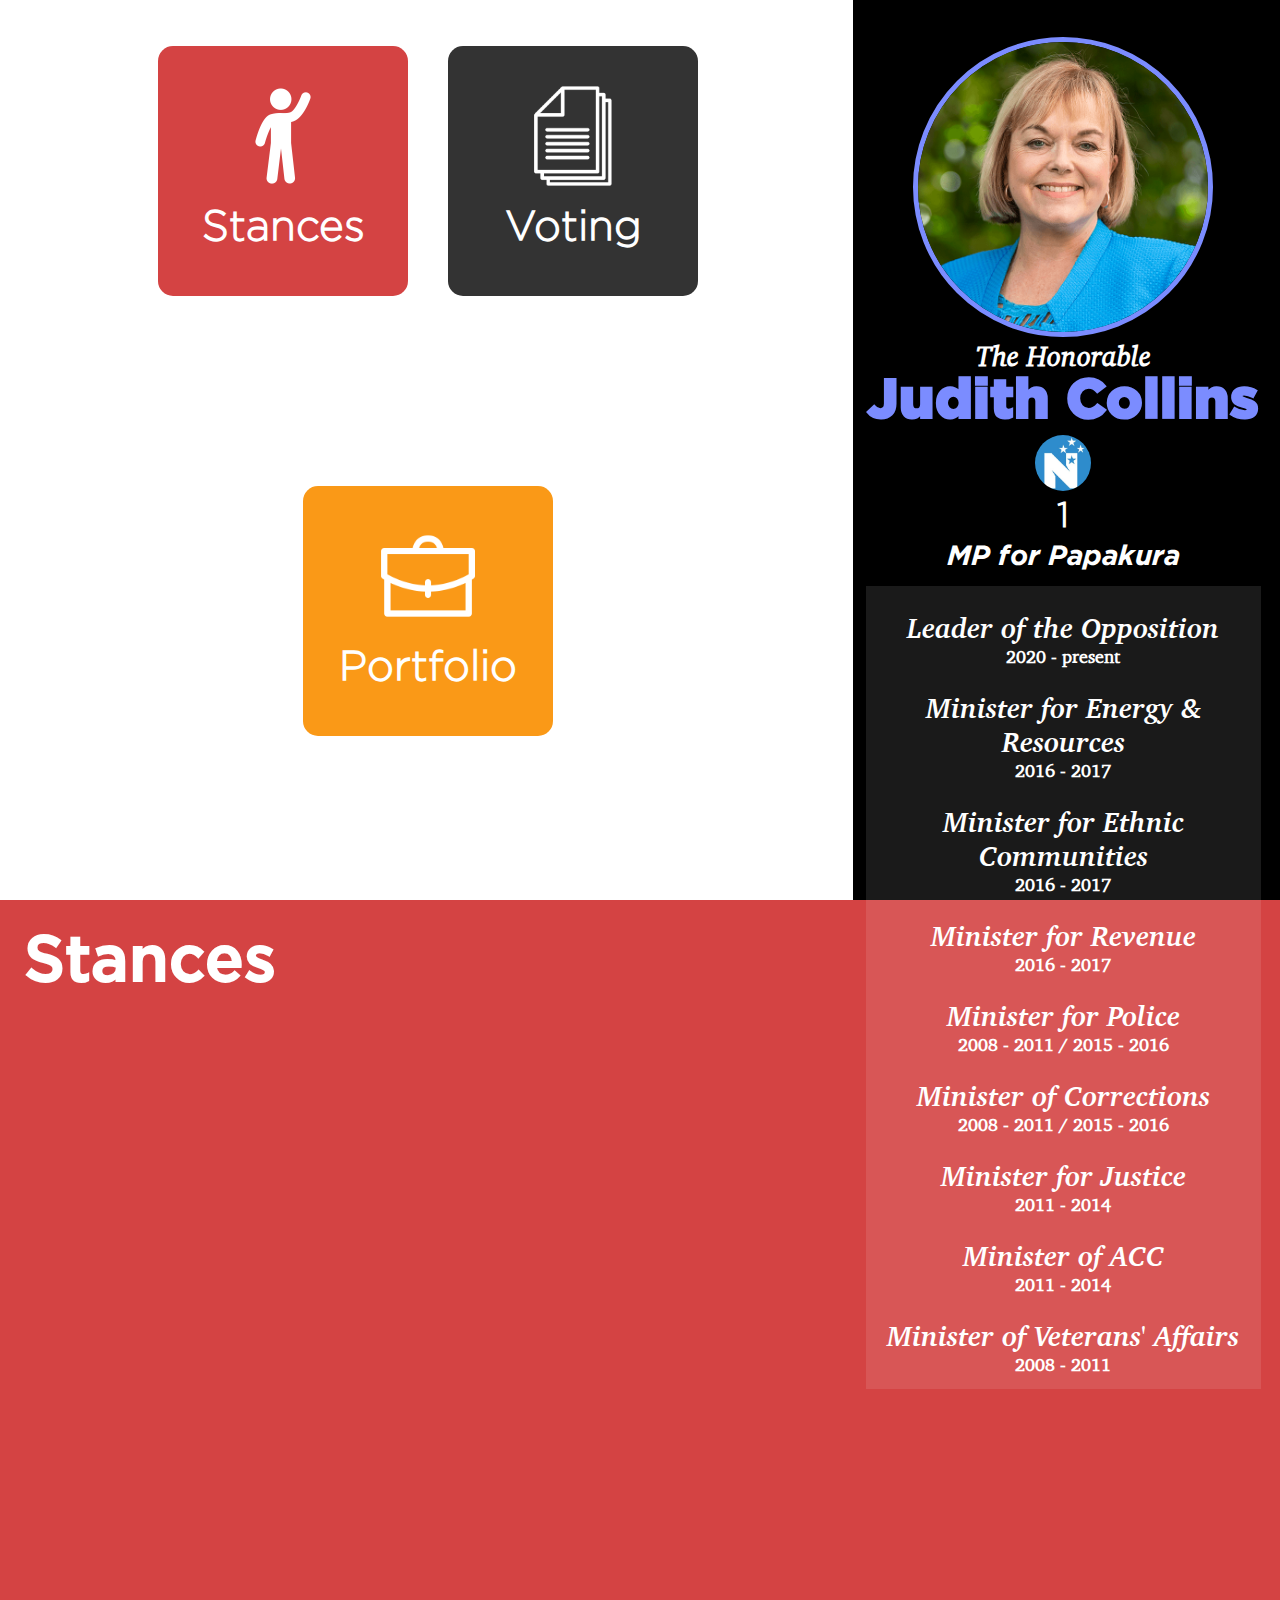
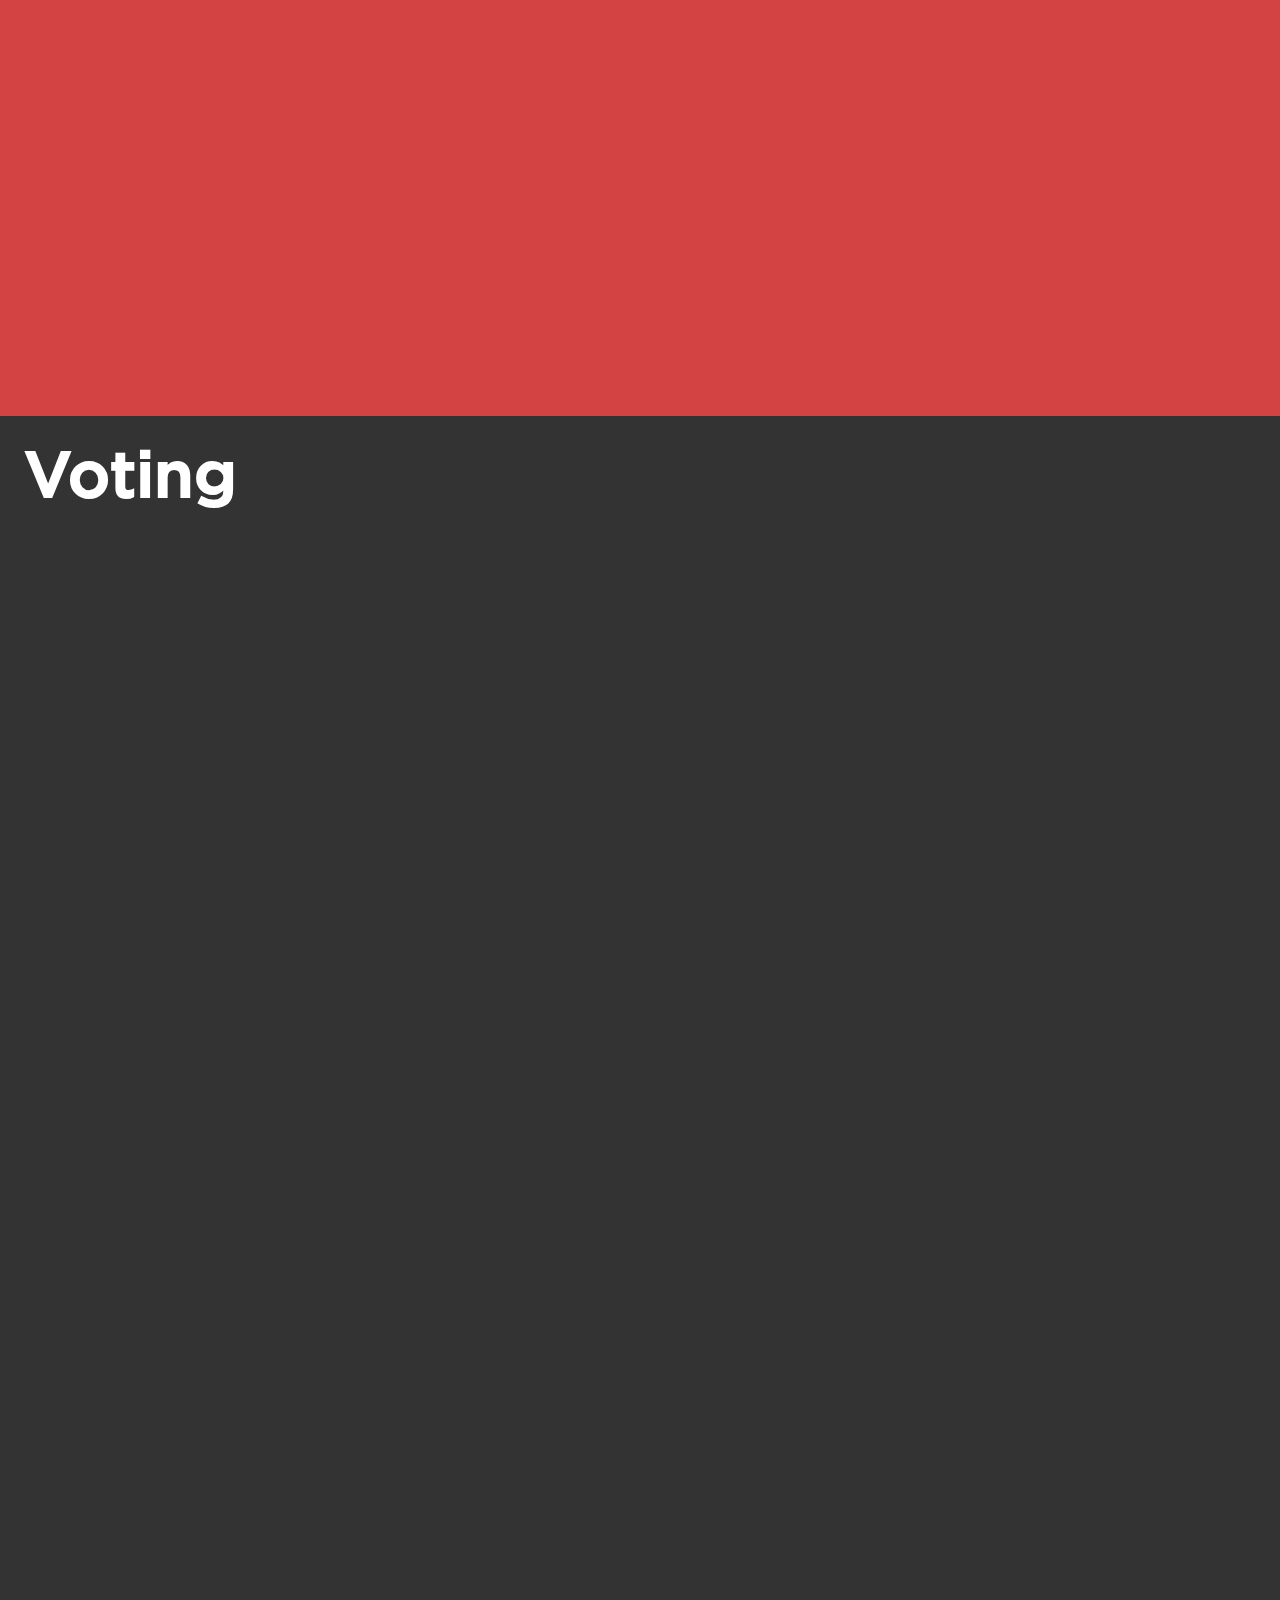
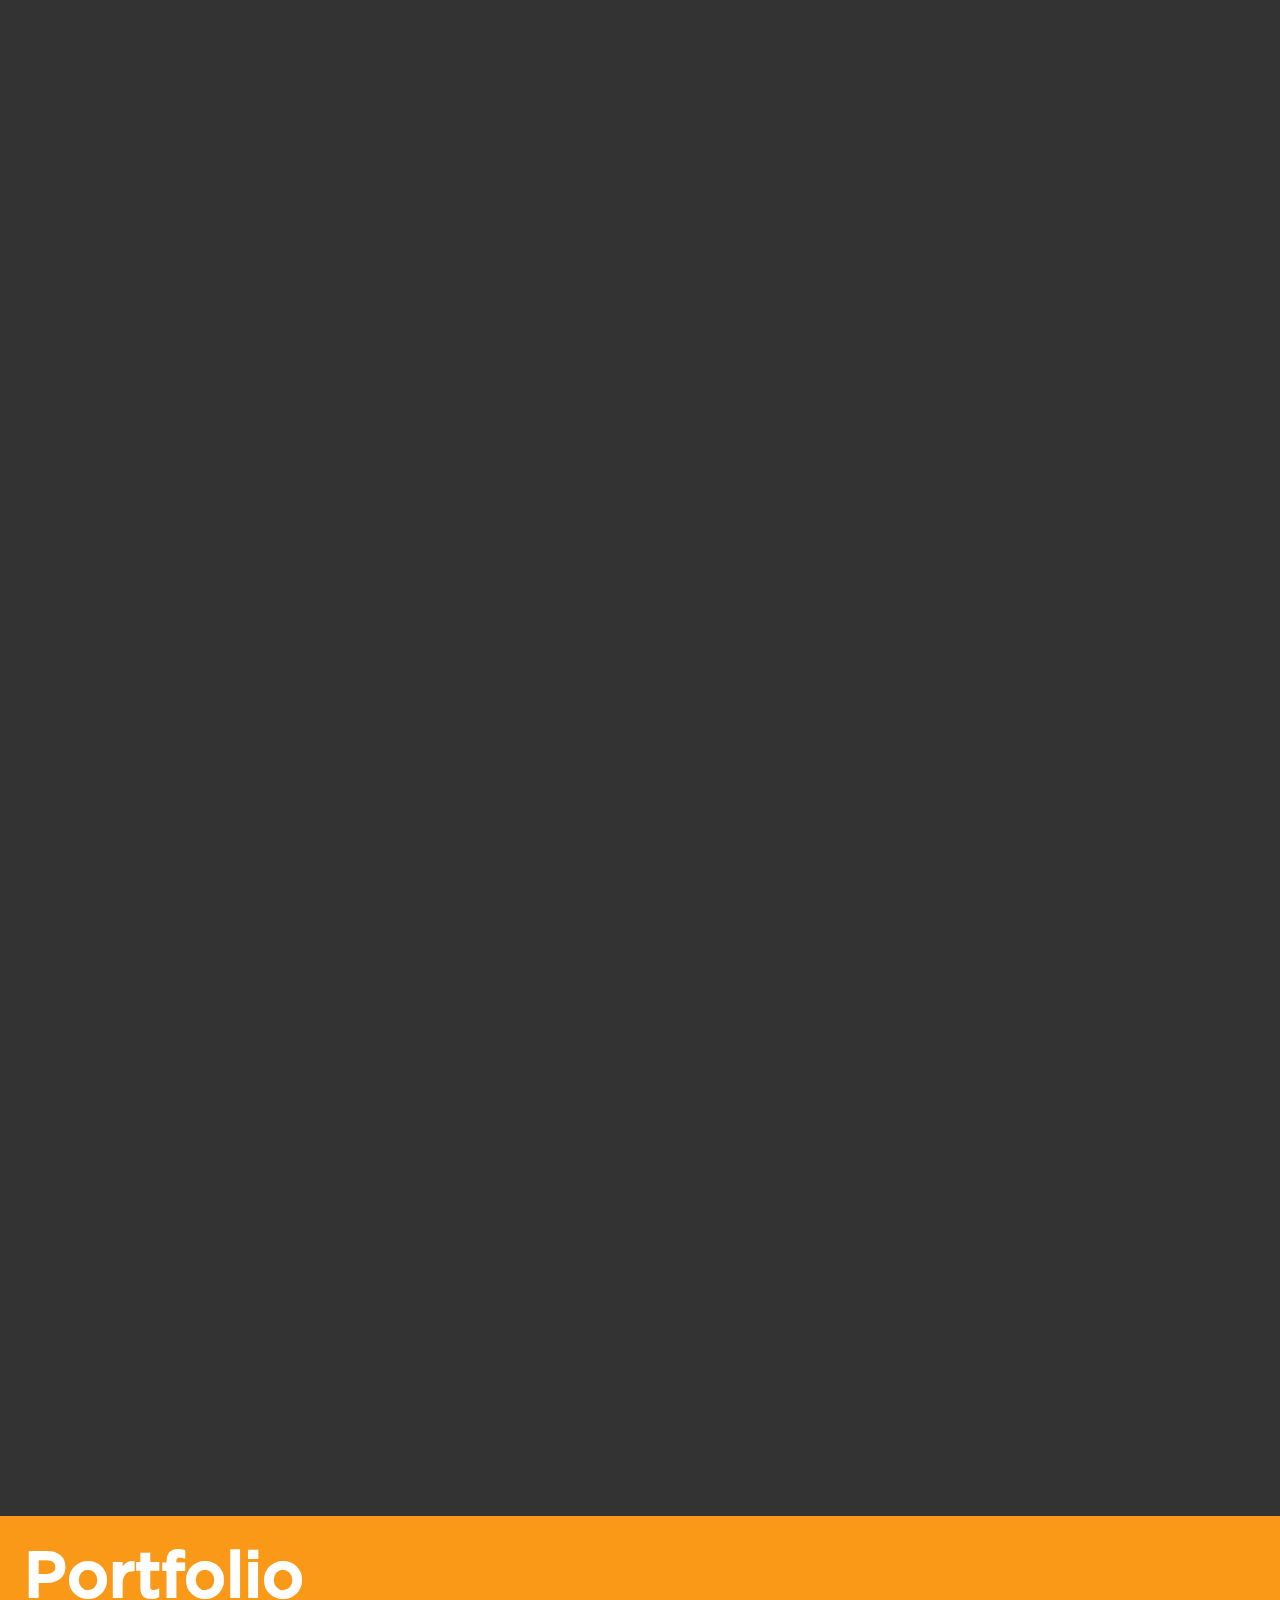
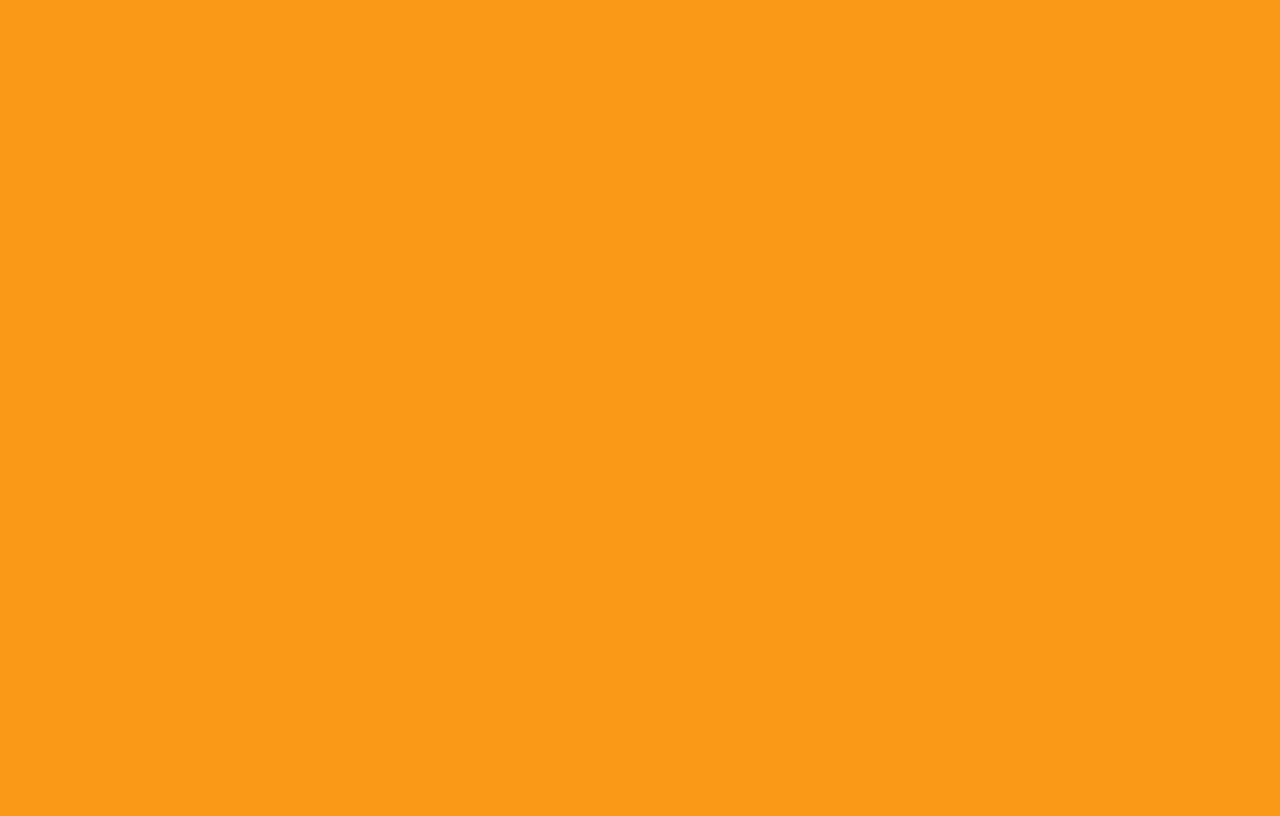
<file: judith-collins-nat.html>
<!DOCTYPE html>
<html lang="en">
<head>
  <meta charset="UTF-8">
  <meta name="viewport" content="width=device-width, initial-scale=1.0">
  <meta http-equiv="X-UA-Compatible" content="ie=edge">
  <link rel="stylesheet" href="mp.css">
  <link rel="icon" href="assets/logos/120-ICON.png" type="image/png">
  <title>MP - Judith Collins</title>
</head>
<body>
  <nav id="navbar">
    <ul>
      <li>
        <a href="index.html">
          <img class="logo" src="assets/logos/120-LOGO.png" alt="">
        </a>
      </li>
      <li>
        <a href="#top">
          <img src="assets/mps-small/110-collins-nat.jpg" alt="" class="nav-mp-icon nat-border">
        </a>
      </li>
      <li><a href="#stances">Stances</a></li>
      <li><a href="#voting">Voting</a></li>
      <li><a href="#portfolio">Portfolio</a></li>
    </ul>
  </nav>
  <div class="container">
    <div class="column" id="white">
      <div class="trio">
        <div class="trio-column" id="stances-box">
          <img class="box-icon" src="assets/icons/stances.png" alt="">
          <h4 class="box-header">Stances</h4>
        </div>
        <div class="trio-column" id="voting-box">
          <img class="box-icon" src="assets/icons/voting.png" alt="">
          <h4 class="box-header">Voting</h4>
        </div>
        <div class="trio-column" id="portfolio-box">
          <img class="box-icon" src="assets/icons/portfolio.png" alt="">
          <h4 class="box-header">Portfolio</h4>
        </div>
      </div>
    </div>
    <div class="column" id="black">
      <img src="assets/mps-big/collins-nat.png" class="mp-icon national-icon">
      <h2 class="subheader">The Honorable</h2>
      <h1 class="header national-header" class="national-header">Judith Collins</h1>
      <div class="icon-container">
        <div class="icon-column">
          <img src="assets/party-logos/national.png" alt="" class="party-icon">
        </div>
        <div class="icon-column">
          <h3 class="listnum">1</h3>
        </div>
      </div>
      <h3 class="electorate">MP for Papakura</h3>
      <div class="portfolios">
        <h4 class="portfolio-title">Leader of the Opposition</h4>
        <h5 class="portfolio-date">2020 - present</h5>
        <h4 class="portfolio-title">Minister for Energy & Resources</h4>
        <h5 class="portfolio-date">2016 - 2017</h5>
        <h4 class="portfolio-title">Minister for Ethnic Communities</h4>
        <h5 class="portfolio-date">2016 - 2017</h5>
        <h4 class="portfolio-title">Minister for Revenue</h4>
        <h5 class="portfolio-date">2016 - 2017</h5>
        <h4 class="portfolio-title">Minister for Police</h4>
        <h5 class="portfolio-date">2008 - 2011 / 2015 - 2016</h5>
        <h4 class="portfolio-title">Minister of Corrections</h4>
        <h5 class="portfolio-date">2008 - 2011 / 2015 - 2016</h5>
        <h4 class="portfolio-title">Minister for Justice</h4>
        <h5 class="portfolio-date">2011 - 2014</h5>
        <h4 class="portfolio-title">Minister of ACC</h4>
        <h5 class="portfolio-date">2011 - 2014</h5>
        <h4 class="portfolio-title">Minister of Veterans' Affairs</h4>
        <h5 class="portfolio-date">2008 - 2011</h5>
      </div>
    </div>
  </div>

  <div class="stances" id="stances">
    <h1 class="section-header">Stances</h1>
  </div>

  <div class="voting" id="voting">
    <h1 class="section-header">Voting</h1>
  </div>

  <div class="portfolio" id="portfolio">
    <h1 class="section-header">Portfolio</h1>
  </div>
</body>

<script src="mp.js"></script>

</html>
</file>
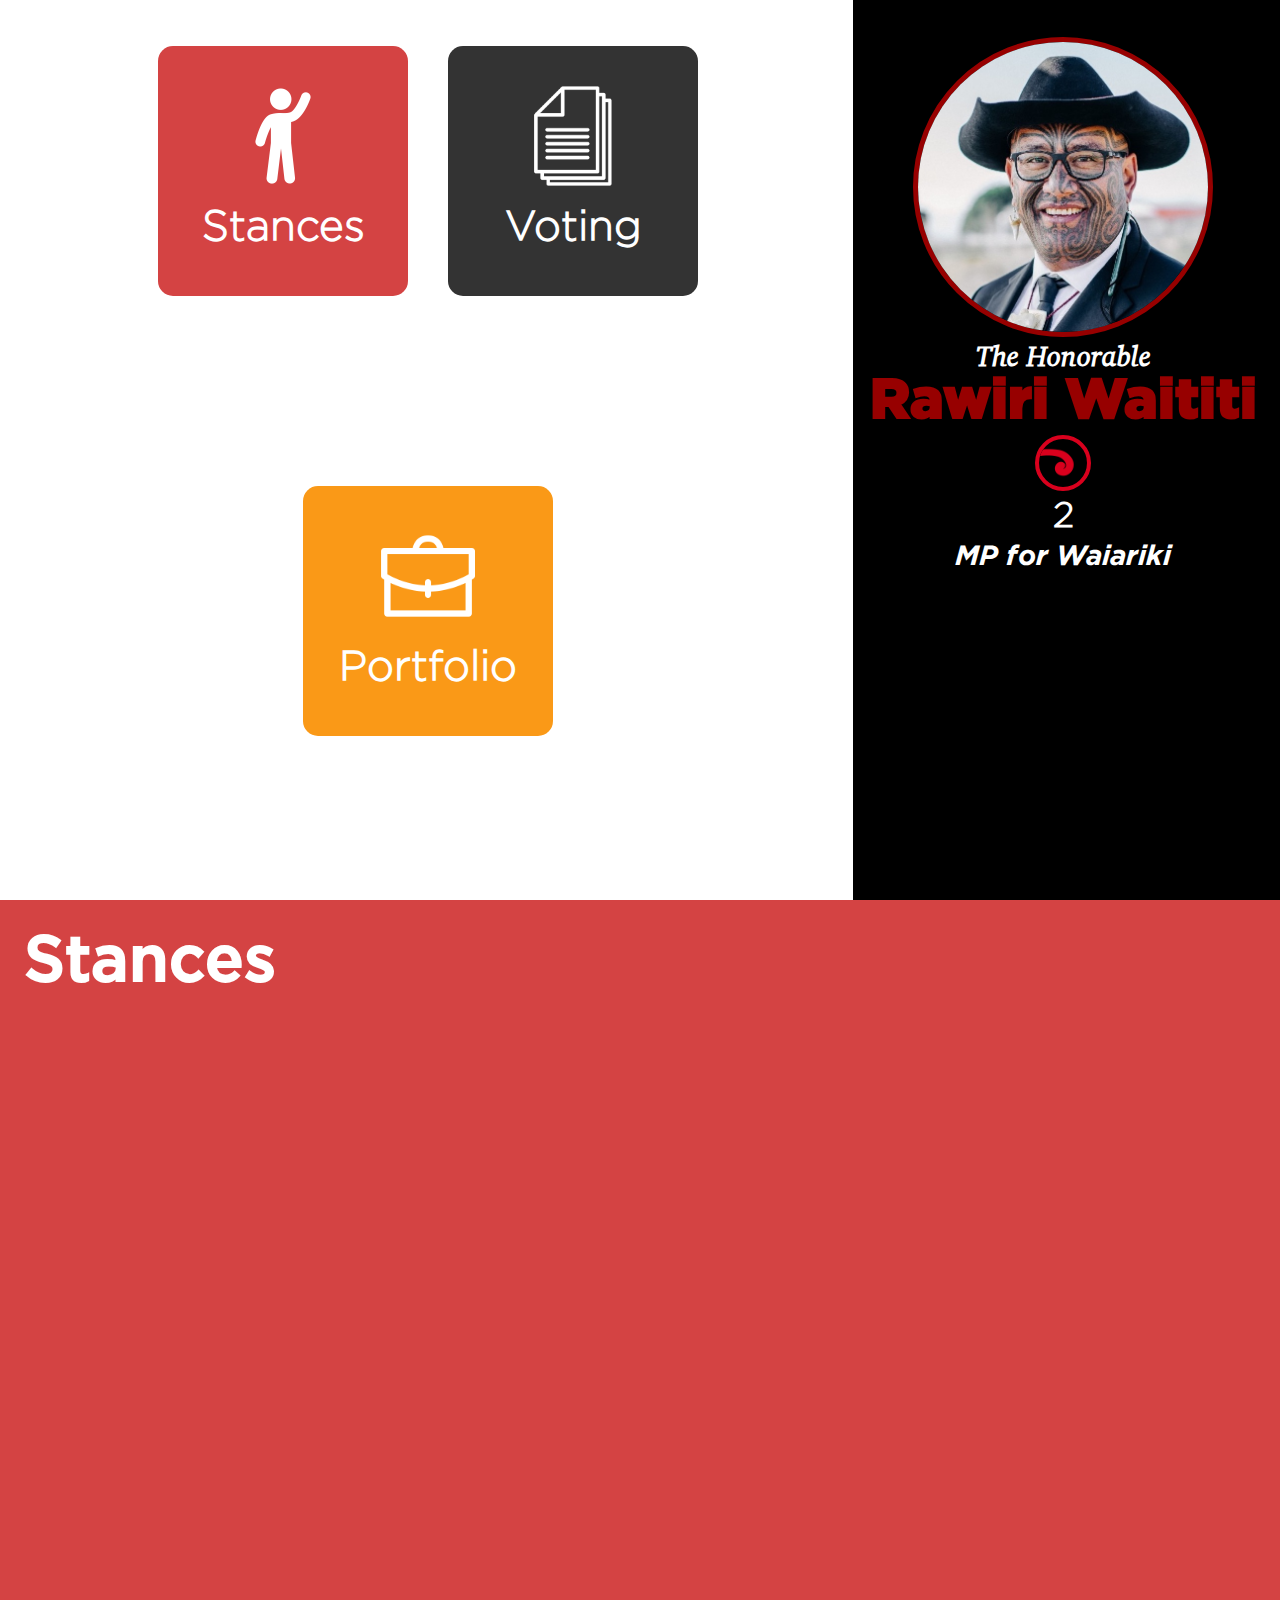
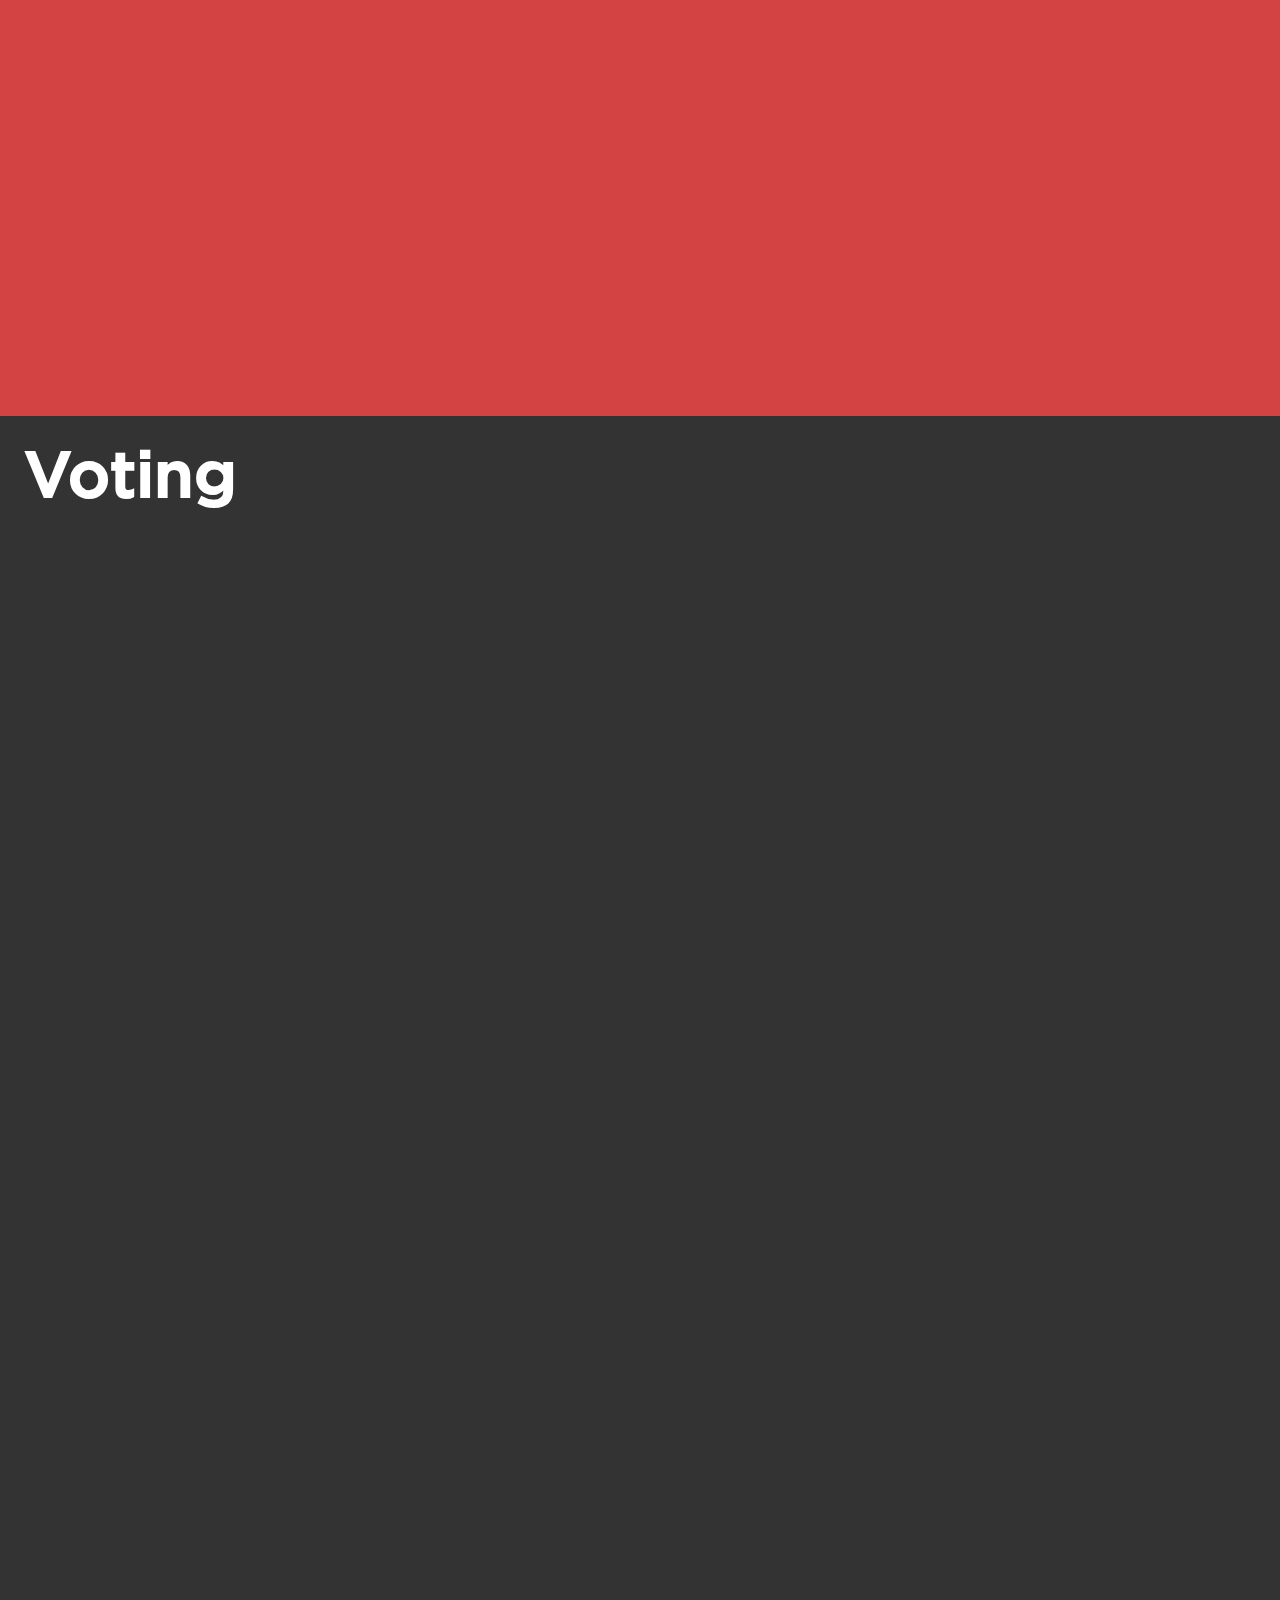
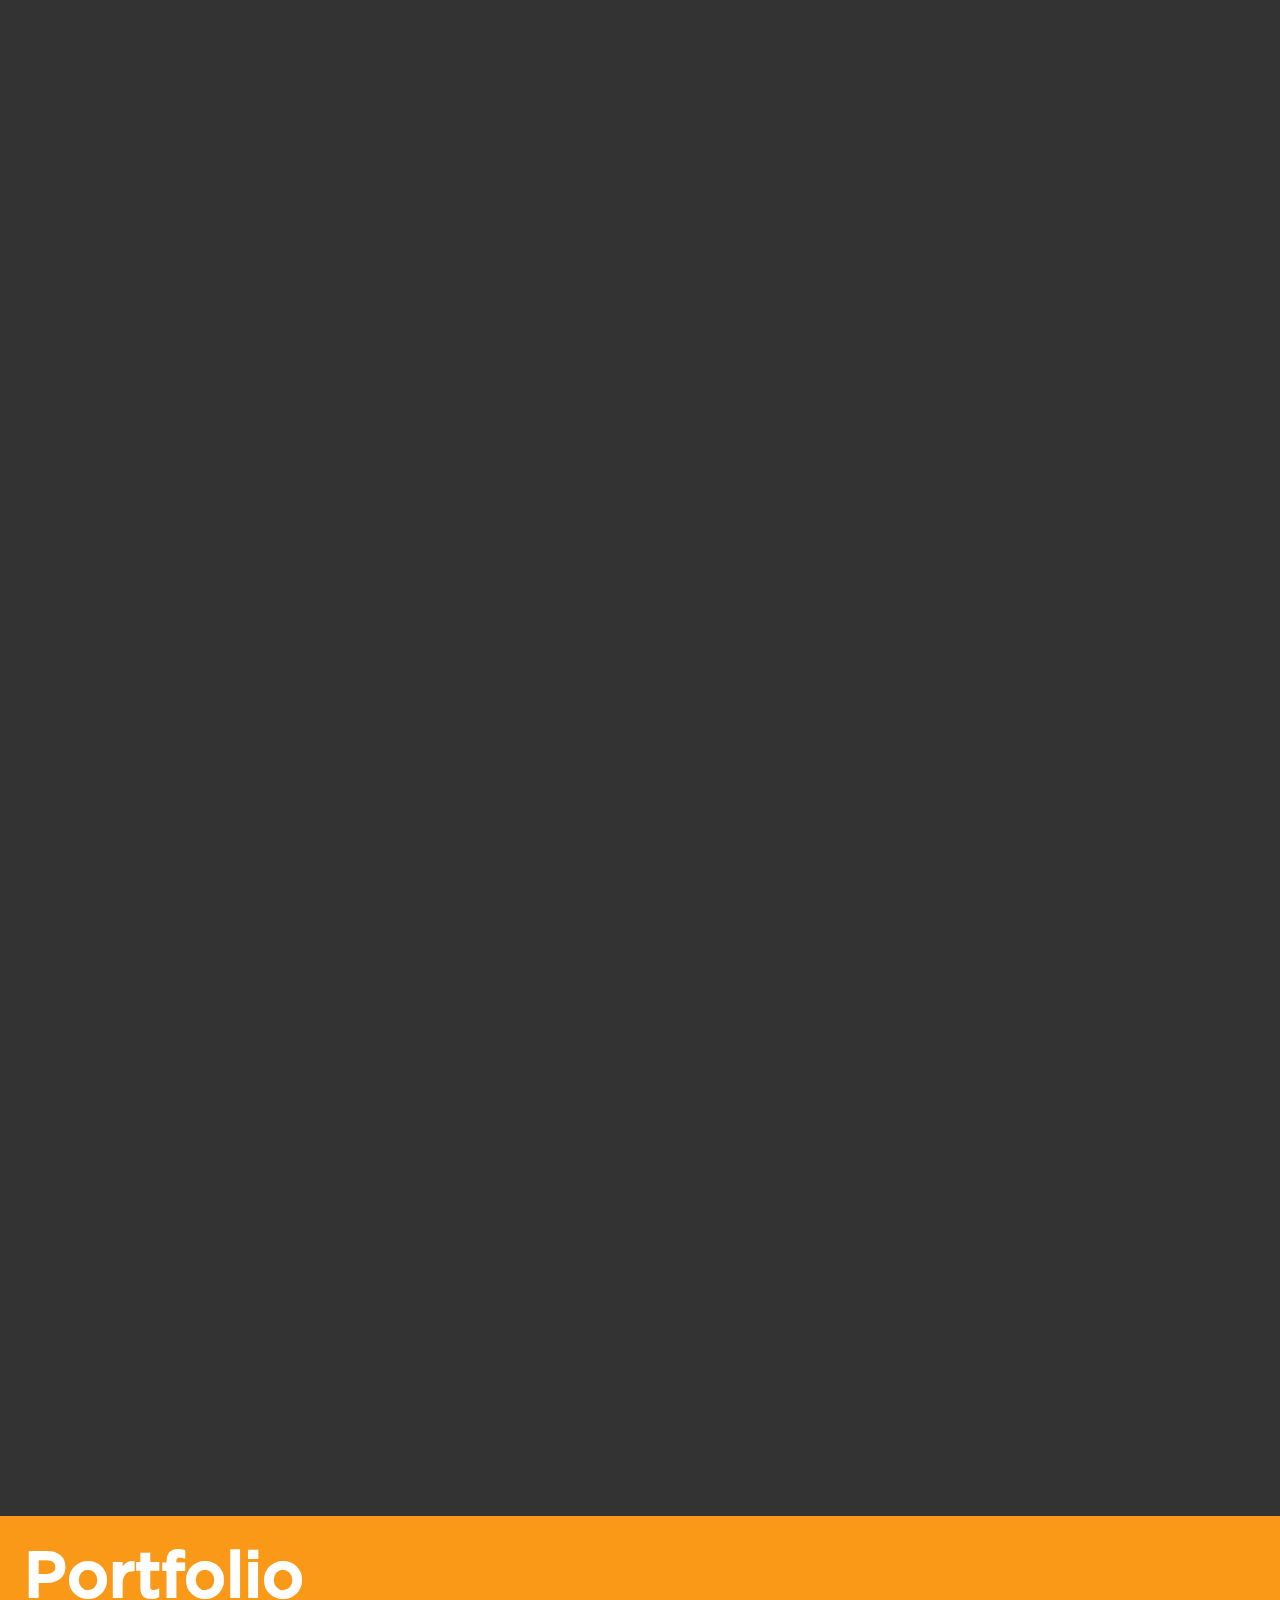
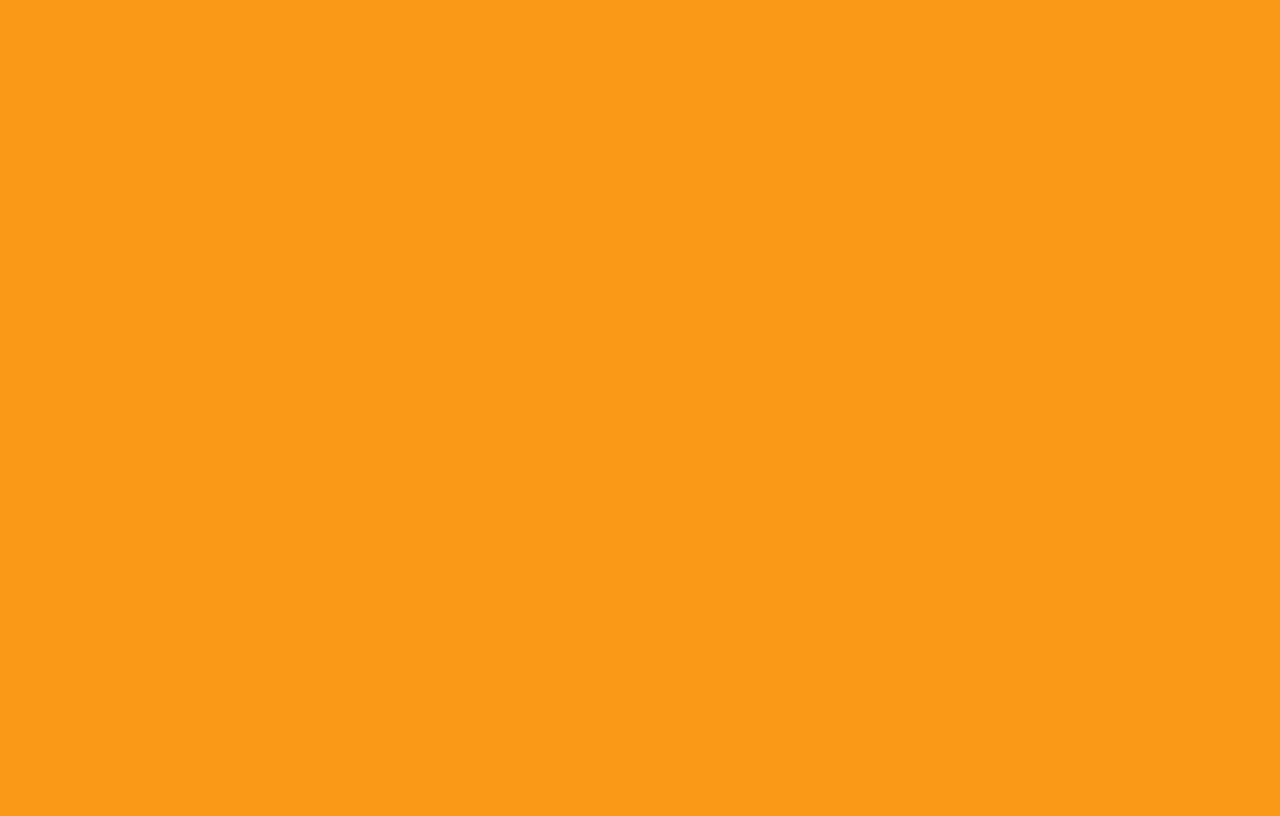
<file: rawiri-waititi-mao.html>
<!DOCTYPE html>
<html lang="en">
<head>
  <meta charset="UTF-8">
  <meta name="viewport" content="width=device-width, initial-scale=1.0">
  <meta http-equiv="X-UA-Compatible" content="ie=edge">
  <link rel="stylesheet" href="mp.css">
  <link rel="icon" href="assets/logos/120-ICON.png" type="image/png">
  <title>MP - Rawiri Waititi</title>
</head>
<body>
  <nav id="navbar">
    <ul>
      <li>
        <a href="index.html">
          <img class="logo" src="assets/logos/120-LOGO.png" alt="">
        </a>
      </li>
      <li>
        <a href="#top">
          <img src="assets/mps-small/92-waititi-mao.jpg" alt="" class="nav-mp-icon mao-border">
        </a>
      </li>
      <li><a href="#stances">Stances</a></li>
      <li><a href="#voting">Voting</a></li>
      <li><a href="#portfolio">Portfolio</a></li>
    </ul>
  </nav>
  <div class="container">
    <div class="column" id="white">
      <div class="trio">
        <div class="trio-column" id="stances-box">
          <img class="box-icon" src="assets/icons/stances.png" alt="">
          <h4 class="box-header">Stances</h4>
        </div>
        <div class="trio-column" id="voting-box">
          <img class="box-icon" src="assets/icons/voting.png" alt="">
          <h4 class="box-header">Voting</h4>
        </div>
        <div class="trio-column" id="portfolio-box">
          <img class="box-icon" src="assets/icons/portfolio.png" alt="">
          <h4 class="box-header">Portfolio</h4>
        </div>
      </div>
    </div>
    <div class="column" id="black">
      <img src="assets/mps-big/waititi-mao.jpeg" class="mp-icon maori-icon">
      <h2 class="subheader">The Honorable</h2>
      <h1 class="header maori-header">Rawiri Waititi</h1>
      <img src="assets/party-logos/maori.png" alt="" class="party-icon maori-party-icon">
      <h3 class="listnum">2</h3>
      <h3 class="electorate">MP for Waiariki</h3>
    </div>
  </div>

  <div class="stances" id="stances">
    <h1 class="section-header">Stances</h1>
  </div>

  <div class="voting" id="voting">
    <h1 class="section-header">Voting</h1>
  </div>

  <div class="portfolio" id="portfolio">
    <h1 class="section-header">Portfolio</h1>
  </div>
</body>

<script src="mp.js"></script>

</html>
</file>
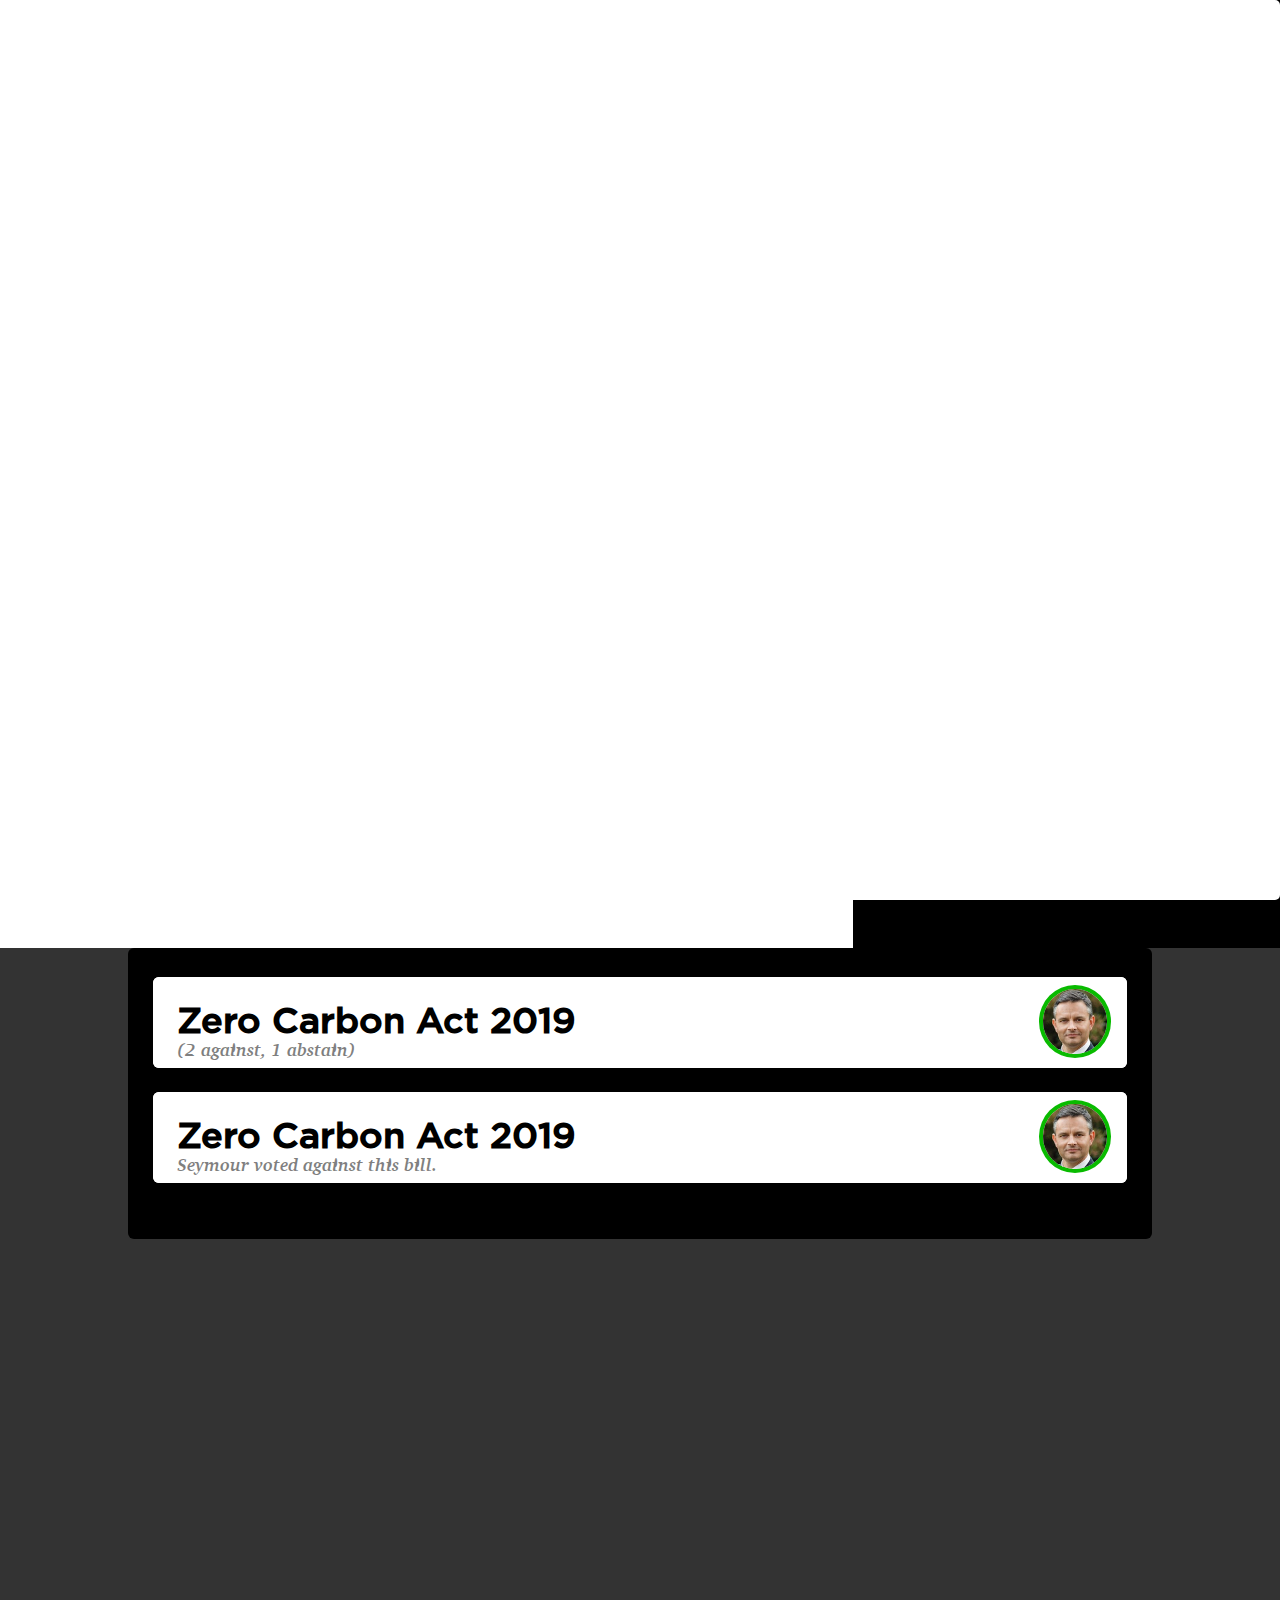
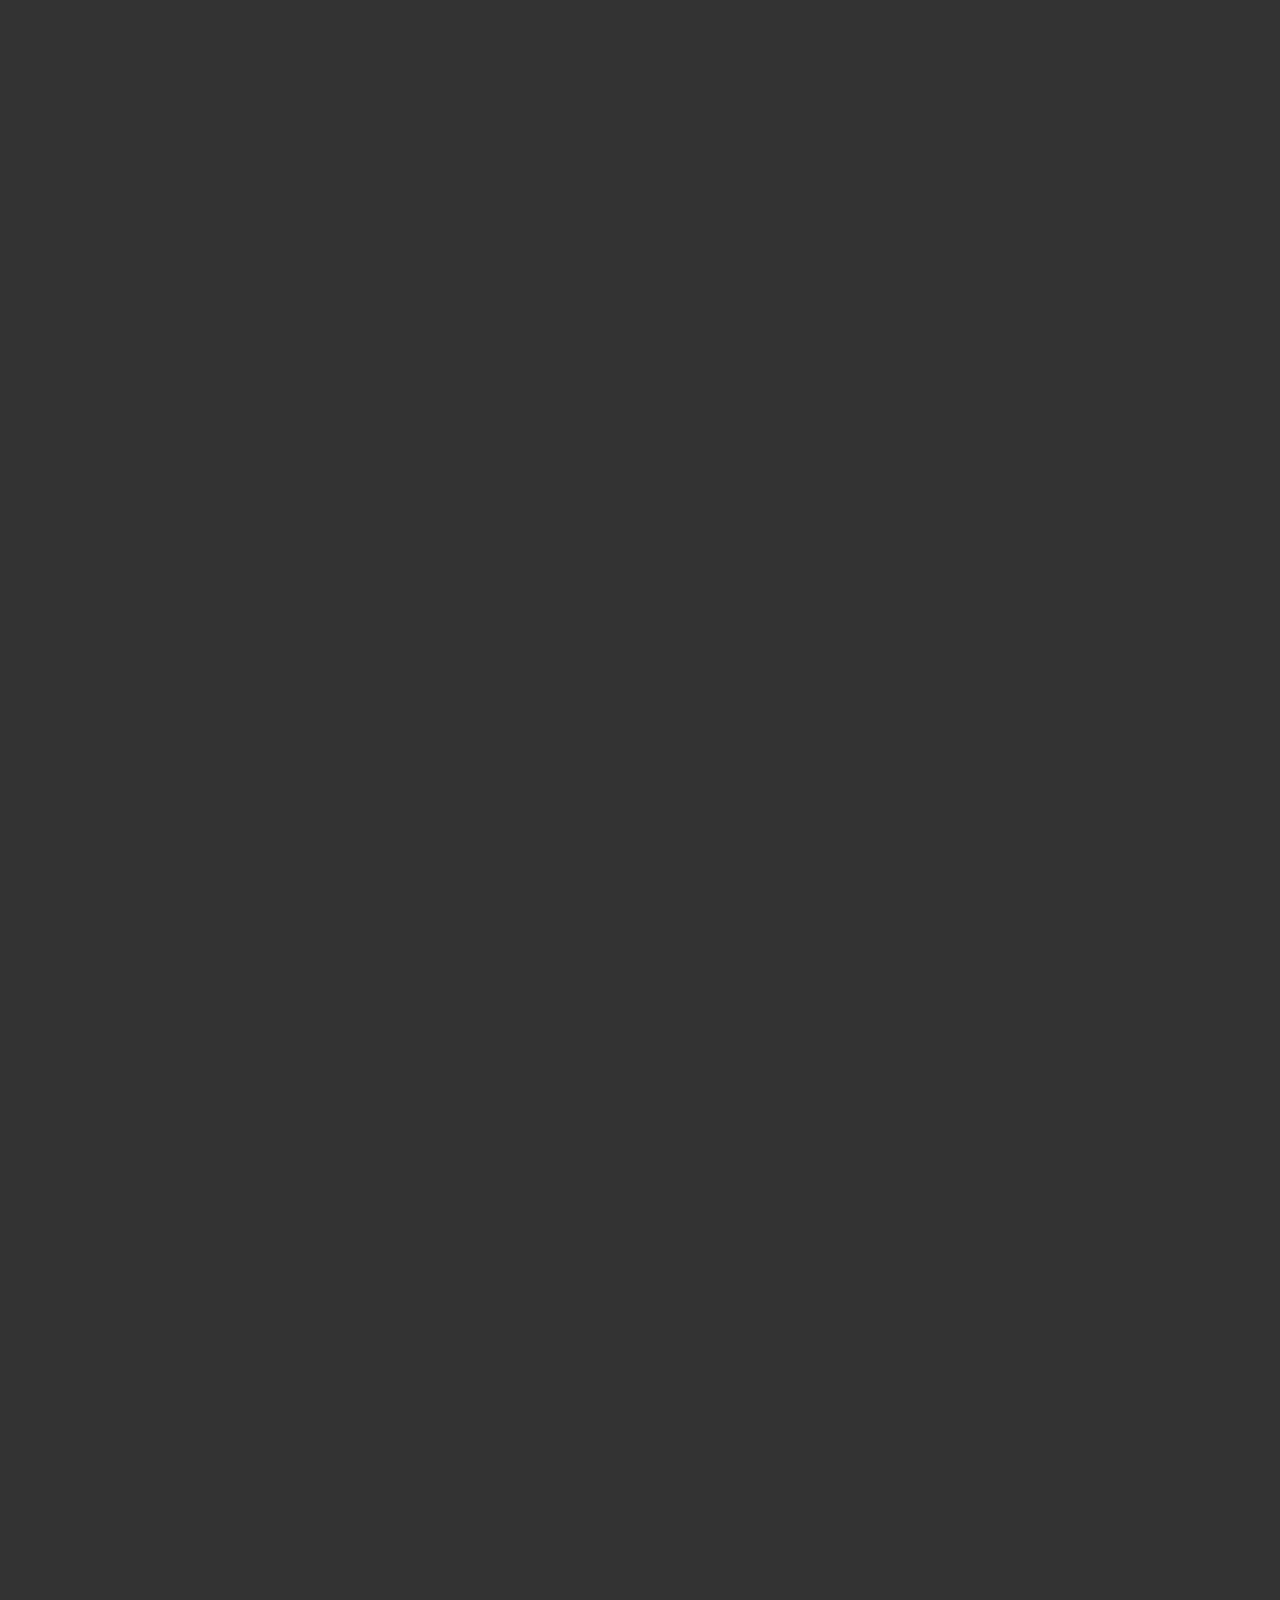
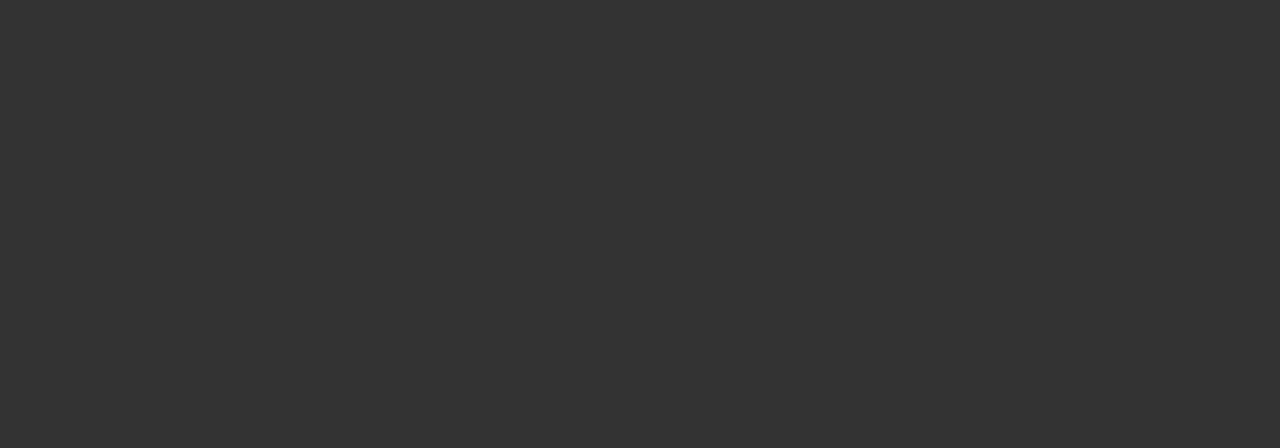
<file: test-mp.html>
<!DOCTYPE html>
<html lang="en">
<head>
  <script src="https://cdn.anychart.com/releases/8.7.1/js/anychart-core.min.js"></script>
  <script src="https://cdn.anychart.com/releases/8.7.1/js/anychart-radar.min.js"></script>
  <meta charset="UTF-8">
  <meta name="viewport" content="width=device-width, initial-scale=1.0">
  <meta http-equiv="X-UA-Compatible" content="ie=edge">
  <title>Document</title>
  <link rel="stylesheet" href="mp.css">
  <style>
    html, body, #radar {
      width: 100%;
      height: 100%;
      margin: 0;
      padding: 0;
    }

    .bill {
      position: relative;
      background-color: #FFFFFF;
      margin: 24px auto;
      margin-top: 24px;
      border-radius: 6px;
      width: 96%;
      padding: 0;
    }
    /* Style the button that is used to open and close the collapsible content */
    .bill-button {
      cursor: pointer;
      position: relative;
      background-color: #FFFFFF;
      border-radius: 6px;
      width: 100%;
      border: none;
      text-align: left;
      outline: none;
      transition: all 0.2s;
    }

    .bill-header {
      padding: 24px;
    }

    /* Add a background color to the button if it is clicked on (add the .active class with JS), and when you move the mouse over it (hover) */
    .bill-button:hover {
      background-color: #ccc;
    }

    /* Style the collapsible content. Note: hidden by default */
    .content {
      background-color: white;
      max-height: 0;
      overflow: hidden;
      transition: max-height 0.2s ease-out;
      border-radius: 6px;
      padding-left: 24px;
    }

    .bill-voting-summary-count {
      font-size: 18px;
      font-family: 'Charter Italic Bold', serif;
      color: rgba(0,0,0,0.5);
      padding-left: 24px;
      position: absolute;
      bottom: 8px;
    }
  </style>
</head>
<body>
  <div id="radar"></div>
  <div class="voting">
    <div class="bill-section">
      <div class="bill">
        <button type="button" class="bill-button">
          <h2 class="bill-header">Zero Carbon Act 2019</h2>
          <p class="bill-voting-summary-count">(2 against, 1 abstain)</p>
          <img src="assets/mps-small/74-shaw-grn.jpg" alt="" class="bill-mp-icon grn-border">
        </button>
        <div class="content">
          <p class="bill-purpose">
            "The purpose of this bill is to provide a framework for New Zealand to develop and implement climate change policies in support of the Paris Agreement."
          </p>

          <p class="votes">
            In the <span class="bold-italic">first reading,</span> Seymour voted <span class="against">against</span> the <span class="bold">Zero Carbon Act 2019.</span>
          </p>
          <p class="votes">
            In the <span class="bold-italic">second reading,</span> Seymour voted <span class="against">against</span> the <span class="bold">Zero Carbon Act 2019.</span>
          </p>
          <p class="votes">
            In the <span class="bold-italic">third reading,</span> Seymour voted <span class="abstain">did not vote</span> on the <span class="bold">Zero Carbon Act 2019.</span>
          </p>
        </div>
      </div>

      <div class="bill">
        <button type="button" class="bill-button">
          <h2 class="bill-header">Zero Carbon Act 2019</h2>
          <p class="bill-voting-summary-count">Seymour voted against this bill.</p>
          <img src="assets/mps-small/74-shaw-grn.jpg" alt="" class="bill-mp-icon grn-border">
        </button>
        <div class="content">
          <p class="bill-purpose">
            "The purpose of this bill is to provide a framework for New Zealand to develop and implement climate change policies in support of the Paris Agreement."
          </p>

          <p class="votes">
            In the <span class="bold-italic">first reading,</span> Seymour voted <span class="against">against</span> the <span class="bold">Zero Carbon Act 2019.</span>
          </p>
          <p class="votes">
            In the <span class="bold-italic">second reading,</span> Seymour voted <span class="against">against</span> the <span class="bold">Zero Carbon Act 2019.</span>
          </p>
          <p class="votes">
            In the <span class="bold-italic">third reading,</span> Seymour voted <span class="abstain">did not vote</span> on the <span class="bold">Zero Carbon Act 2019.</span>
          </p>
        </div>
      </div>
    </div>
  </div>
</body>

<script>
  var coll = document.getElementsByClassName("bill-button");
  var i;

  for (i = 0; i < coll.length; i++) {
  coll[i].addEventListener("click", function() {
    this.classList.toggle("active");
    var content = this.nextElementSibling;
    if (content.style.maxHeight){
      content.style.maxHeight = null;
    } else {
      content.style.maxHeight = content.scrollHeight + "px";
    }
  });
  }
</script>
<script src="radar.js"></script>

</html>
</file>
<file: style.css>
/* @font-face for Gotham fonts*/
@font-face {
  font-family: 'Gotham';
  src: url('assets/fonts/Gotham/Gotham Regular.otf');
  font-weight: 300;
}

@font-face {
  font-family: 'Gotham';
  src: url('assets/fonts/Gotham/Gotham ItalicBold.otf');
  font-weight: italic;
}

@font-face {
  font-family: 'Gotham';
  src: url('assets/fonts/Gotham/Gotham Medium.otf');
  font-weight: 200;
}

@font-face {
  font-family: 'Gotham';
  src: url('assets/fonts/Gotham/Gotham Light.otf');
  font-weight: 100;
}

/* @font-face for Charter fonts*/
@font-face {
  font-family: 'Charter';
  src: url('assets/fonts/Charter/Charter-Roman-01.ttf');
  font-weight: 200;
}

@font-face {
  font-family: 'Charter';
  src: url('assets/fonts/Charter/Charter-Italic-02.ttf');
  font-weight: italic;
}

@font-face {
  font-family: 'Charter';
  src: url('assets/fonts/Charter/Charter-BoldItalic-03.ttf');
  font-weight: 300;
}

@font-face {
  font-family: 'Charter';
  src: url('assets/fonts/Charter/Charter-Bold-04.ttf');
  font-weight: bold;
}

* {
  margin: 0;
  padding: 0;
  box-sizing: border-box;
  list-style: none;
  text-decoration: none;
}

body {
    height: 100%;
    background: linear-gradient(90deg, #000000 50%, #FFFFFF 50%);
}

.container {
  display: flex;
  width: 100%;
  height: 100%;
  align-content: center;
  justify-content: center;
  padding: 5px;
  flex-wrap: wrap;
}

.column {
  height: 100%;
  position: relative;
  text-align: center;
  flex-basis: 50%;
}

.header {
  margin-top: 20vh;
  font-size: 6vw;
  font-family: 'Gotham', serif;
  font-weight: 300;
  color: #FF432C;
}

.subheader {
  margin-top: -2vh;
  font-size: 5vw;
  font-family: 'Gotham', serif;
  font-weight: italic;
  color: #FF432C;
}

.SearchBar {
  outline: none;
  margin-top: 7vh;
  height: 10vh;
  width: 36vw;
  border-radius: 12px;
  border: 0px;
  font-family: 'Charter', serif;
  font-weight: italic;
  font-size: 32px;
  opacity: 1;
  padding-left: 20px;
  padding-right: 12px;
}

.COA {
  height: 80px;
  margin: 200px;
}
</file>
<file: mp.css>
/*
  act: #FFE500
  green: #09BB00
  labour: #D82C20
  maori: #970000
  national: #7B8CFF
/*

/* @font-face for Gotham fonts*/
@font-face {
  font-family: 'Gotham Regular';
  src: url('assets/fonts/Gotham/Gotham Regular.otf');
}

@font-face {
  font-family: 'Gotham Italic Bold';
  src: url('assets/fonts/Gotham/Gotham ItalicBold.otf');
}

@font-face {
  font-family: 'Gotham Medium';
  src: url('assets/fonts/Gotham/Gotham Medium.otf');
}

@font-face {
  font-family: 'Gotham Light';
  src: url('assets/fonts/Gotham/Gotham Light.otf');
}

/* @font-face for Gotham fonts*/
@font-face {
  font-family: 'Charter';
  src: url('assets/fonts/Charter/Charter-Roman-01.ttf');
}

@font-face {
  font-family: 'Charter Italic';
  src: url('assets/fonts/Charter/Charter-Italic-02.ttf');
}

@font-face {
  font-family: 'Charter Italic Bold';
  src: url('assets/fonts/Charter/Charter-BoldItalic-03.ttf');
}

@font-face {
  font-family: 'Charter Bold';
  src: url('assets/fonts/Charter/Charter-Bold-04.ttf');
}

* {
  margin: 0;
  padding: 0;
  box-sizing: border-box;
  list-style: none;
  text-decoration: none;
}

html {
  scroll-behavior: smooth;
}

body {
  width: 100%;
  height: 100%;
  background: linear-gradient(90deg, #FFFFFF 66.66%, #000000 33.34%);
}

nav {
	width: 100%;
	height: 75px;
	background-color: rgba(0,0,0,0.7);
	line-height: 75px;
  padding: 0 14px;
	position: fixed;
	z-index: 1;
  transition: all 0.3s ease-in-out;
}

nav ul {
	float: left;
}

nav ul li {
	display: inline-block;
	list-style: none;
}

nav ul li a {
	color:#fff;
  font-family: 'Gotham Light', serif;
	text-decoration: none;
	font-size: 18px;
	text-transform: uppercase;
	padding: 0px 16px;
}

nav ul li a:hover{
	color:#c0d96f;
}

.nav-mp-icon {
  width: 48px;
  border-radius: 100px;
  border: 2px solid;
  vertical-align: middle;
}

.logo {
  width: 56px;
  padding-bottom: -8px;
  vertical-align: middle;
}

.container {
  display: flex;
  width: 100%;
  height: 100vh;
  align-content: center;
  justify-content: center;
  padding: 5px;
  flex-wrap: wrap;
}

.column {
  height: 100%;
  position: relative;
  text-align: center;
  flex-direction: column;
  align-items: center;
}

#white {
  order: 0;
  flex-basis: 66.66%;
}

#black {
  order: 1;
  flex-basis: 33.34%;
}

.header {
  margin-top: 0vh;
  font-size: 56px;
  font-family: 'Gotham Regular', serif;
  line-height: .9;
}

.act-header {
  color: #FFE500;
}

.green-header {
  color: #09BB00;
}

.labour-header {
  color: #D82C20;
}

.maori-header {
  color: #970000;
}

.national-header {
  color: #7B8CFF;
}

.subheader {
  margin-top: -2px;
  font-size: 28px;
  font-family: 'Charter Italic', serif;
  font-weight: italic;
  color: #FFFFFF;
}

.icon-container {
  display: inline-block;
}

.icon-column {
  position: relative;
  height: 100%;
  width: 100%;
}

.act-icon {
  border: 5px solid #FFE500;
}

.green-icon {
  border: 5px solid #09BB00;
}

.labour-icon {
  border: 5px solid #D82C20;
}

.maori-icon {
  border: 5px solid #970000;
}

.national-icon {
  border: 5px solid #7B8CFF;
}

.mp-icon {
  margin-top: 32px;
  height: 300px;
  border-radius: 100%;
}

.party-icon {
  margin-top: 12px;
  height: 56px;
  border-radius: 100%;
}

.maori-party-icon {
  border: 4px solid #D9001D;
}

.listnum {
  color: #FFFFFF;
  font-family: 'Gotham Light', serif;
  font-size: 36px;
  border-radius: 100%;
  padding: 0;
}

.electorate {
  color: #FFFFFF;
  font-family: 'Gotham Italic Bold', serif;
  font-size: 28px;
}

.portfolios {
  background-color: rgba(255, 255, 255, 0.1);
  padding-top: 1px;
  margin-top: 14px;
  margin-left: 14px;
  margin-right: 14px;
  margin-bottom: 14px;
  padding-bottom: 14px;
}

.portfolio-title {
  color: #FFFFFF;
  font-family: 'Charter Italic Bold', serif;
  font-size: 28px;
  margin-top: 24px;
  opacity: 1;
}

.portfolio-date {
  color: #FFFFFF;
  font-family: 'Charter', serif;
  font-size: 18px;
  opacity: 1;
}

.trio {
  display: flex;
  width: 100%;
  height: 100%;
  justify-content: center;
  padding: 5px;
  flex-wrap: wrap;
}

.trio-column {
  width: 250px;
  height: 250px;
  margin-left: 20px;
  margin-right: 20px;
  margin-top: 36px;
  border-radius: 6%;
  padding-top: 40px;
}

#stances-box {
  background-color: #D44343;
}

#voting-box {
  background-color: #333333;
}

#portfolio-box {
  background-color: #FA9917;
}

.box-header {
  font-size: 42px;
  margin: 12px;
  color: #FFFFFF;
  font-family: 'Gotham Light', serif;
}

.box-icon {
  width: 100px;
  height: 100px;
}

.stances {
  background-color: #D44343;
  width: 100%;
  height: 124vh;
}

.voting {
  background-color: #333333;
  width: 100%;
  height: 300vh;
}

.portfolio {
  background-color: #FA9917;
  width: 100%;
  height: 100vh;
  margin: 0;
}

.section-header {
  padding-top: 24px;
  padding-left: 24px;
  font-size: 64px;
  font-family: 'Gotham Medium', serif;
  color: #FFFFFF;
}

.section-subheader {
  color: #FFFFFF;
  padding-left: 30px;
  font-family: 'Charter Italic Bold', serif;
  font-size: 36px;
}

.stances-container {
  display: flex;
  height: 100%;
  width: 100%;
  flex-wrap: wrap;
}

#radar {
  margin-left: 8px;
  margin-top: 32px;
  height: 50%;
  width: 50%;
  border-radius: 5px;
  background-color: #FFFFFF;
  padding: 10px;
}

.stances-explained {
  margin-left: 20px;
  margin-top: 24px;
  border-radius: 5px;
  padding: 8px;
  overflow-wrap: wrap;
  text-align: left;
}

.stance {
  background-color: #FFFFFF;
  border-radius: 5px;
  padding: 14px;
  width: 100%;
  margin-bottom: 24px;
}

.stances-header {
  color: #000000;
  font-family: 'Charter Bold', sans-serif;
  font-size: 24px;
}

.stances-subheader {
  color: #000000;
  font-family: 'Charter', sans-serif;
  font-size: 18px;
  margin-top: 4px;
}

.act-mp-section-subheader {
}

.bill-section-icon {
  position: absolute;
  width: 64px;
  top: 24px;
  right: 36px;
  background-color: rgba(255,255,255,0.5);
  padding: 3px;
  border-radius: 6px;
}

.bill-section {
  position: relative;
  background-color: #000000;
  padding: 5px;
  padding-bottom: 32px;
  width: 80vw;
  margin: 0 auto;
  margin-top: 48px;
  border-radius: 6px;
}

/*
.bill-section-title {
  font-family: 'Gotham Regular', serif;
  font-size: 42px;
}
*/

.social-issues-section {
  background-color: #ebff8a;
  padding: 5px;
  padding-bottom: 32px;
  width: 80vw;
  margin: 0 auto;
  margin-top: 48px;
  border-radius: 6px;
}

.social-issues-section h1 {
  color: #000000;
}

/*
.act-mp-voting-title {
  color: #000000;
  background-color: #FFE500;
  padding: 2px;
  border-radius: 6px;
  font-family: 'Gotham Italic Bold', serif;
  font-size: 42px;
}
*/

.act-mp-voting-title {
  background-color: #000000;
  color: #FFE500;
  padding: 2px;
  border-radius: 6px;
  font-family: 'Gotham Regular', serif;
  font-size: 42px;
}

.voting-section-header {
  font-size: 36px;
  font-family: 'Gotham Italic Bold', serif;
}

.voting-summary {
  position: relative;
  /*background-color: #ff8080;*/
  background-color: #FFFFFF;
  margin: 24px auto;
  border-radius: 6px;
  width: 96%;
  text-align: center;
}

.voting-summary-header {
  font-size: 24px;
  font-family: 'Gotham Medium', serif;
  padding: 20px;
  padding-left: 0;
  padding-bottom: 0;
}

.voting-summary-count {
  font-family: 'Charter Italic Bold', serif;
  color: rgba(0,0,0,0.5);
  padding: 12px 0;
}

.bill {
  position: relative;
  background-color: #FFFFFF;
  margin: 24px auto;
  border-radius: 6px;
  padding-left: 24px;
  width: 96%;
}

.bill-header {
  font-size: 36px;
  font-family: 'Gotham Medium', serif;
  padding: 18px 0 0 0;
}

.bill-mp-icon {
  position: absolute;
  top: 8px;
  right: 16px;
  border-radius: 100%;
  border: 4px solid;
  width: 72px;
}

.grn-border {
  border-color: #09BB00;
}

.act-border {
  border-color: #FFE500;
}

.lbr-border {
  border-color: #D82620;
}

.nat-border {
  border-color: #7B8CFF;
}

.mao-border {
  border-color: #970000;
}

.green {
  color: #09BB00;
}

.bill-purpose {
  font-size: 20px;
  font-family: 'Charter Italic Bold', serif;
  padding-bottom: 18px;
  padding-right: 120px;
}

.votes {
  font-size: 18px;
  font-family: 'Charter', serif;
  color: #000000;
  padding-bottom: 14px;
}

.bold-italic {
  font-family: 'Charter Italic Bold', serif;
}

.bold {
  font-family: 'Charter Bold', serif;
}

.favour {
  background-color: #09BB00;
  color: #FFFFFF;
  font-family: 'Charter Bold', serif;
  padding: 4px;
  border-radius: 3px;
}

.against {
  background-color: #FF0000;
  color: #FFFFFF;
  font-family: 'Charter Bold', serif;
  padding: 4px;
  border-radius: 3px;
}

.abstain {
  background-color: #FFE500;
  font-family: 'Charter Bold', serif;
  padding: 4px;
  border-radius: 3px;
}

.favour-header {
  background-color: #09BB00;
  color: #FFFFFF;
  font-family: 'Charter Bold', serif;
  padding: 4px;
  border-radius: 3px;
}

.against-header {
  background-color: #FF0000;
  color: #FFFFFF;
  font-family: 'Gotham Italic Bold', serif;
  padding: 6px;
  border-radius: 3px;
}

.neither-header {
  background-color: #FFE500;
  font-family: '', serif;
  padding: 4px;
  border-radius: 3px;
}
</file>
